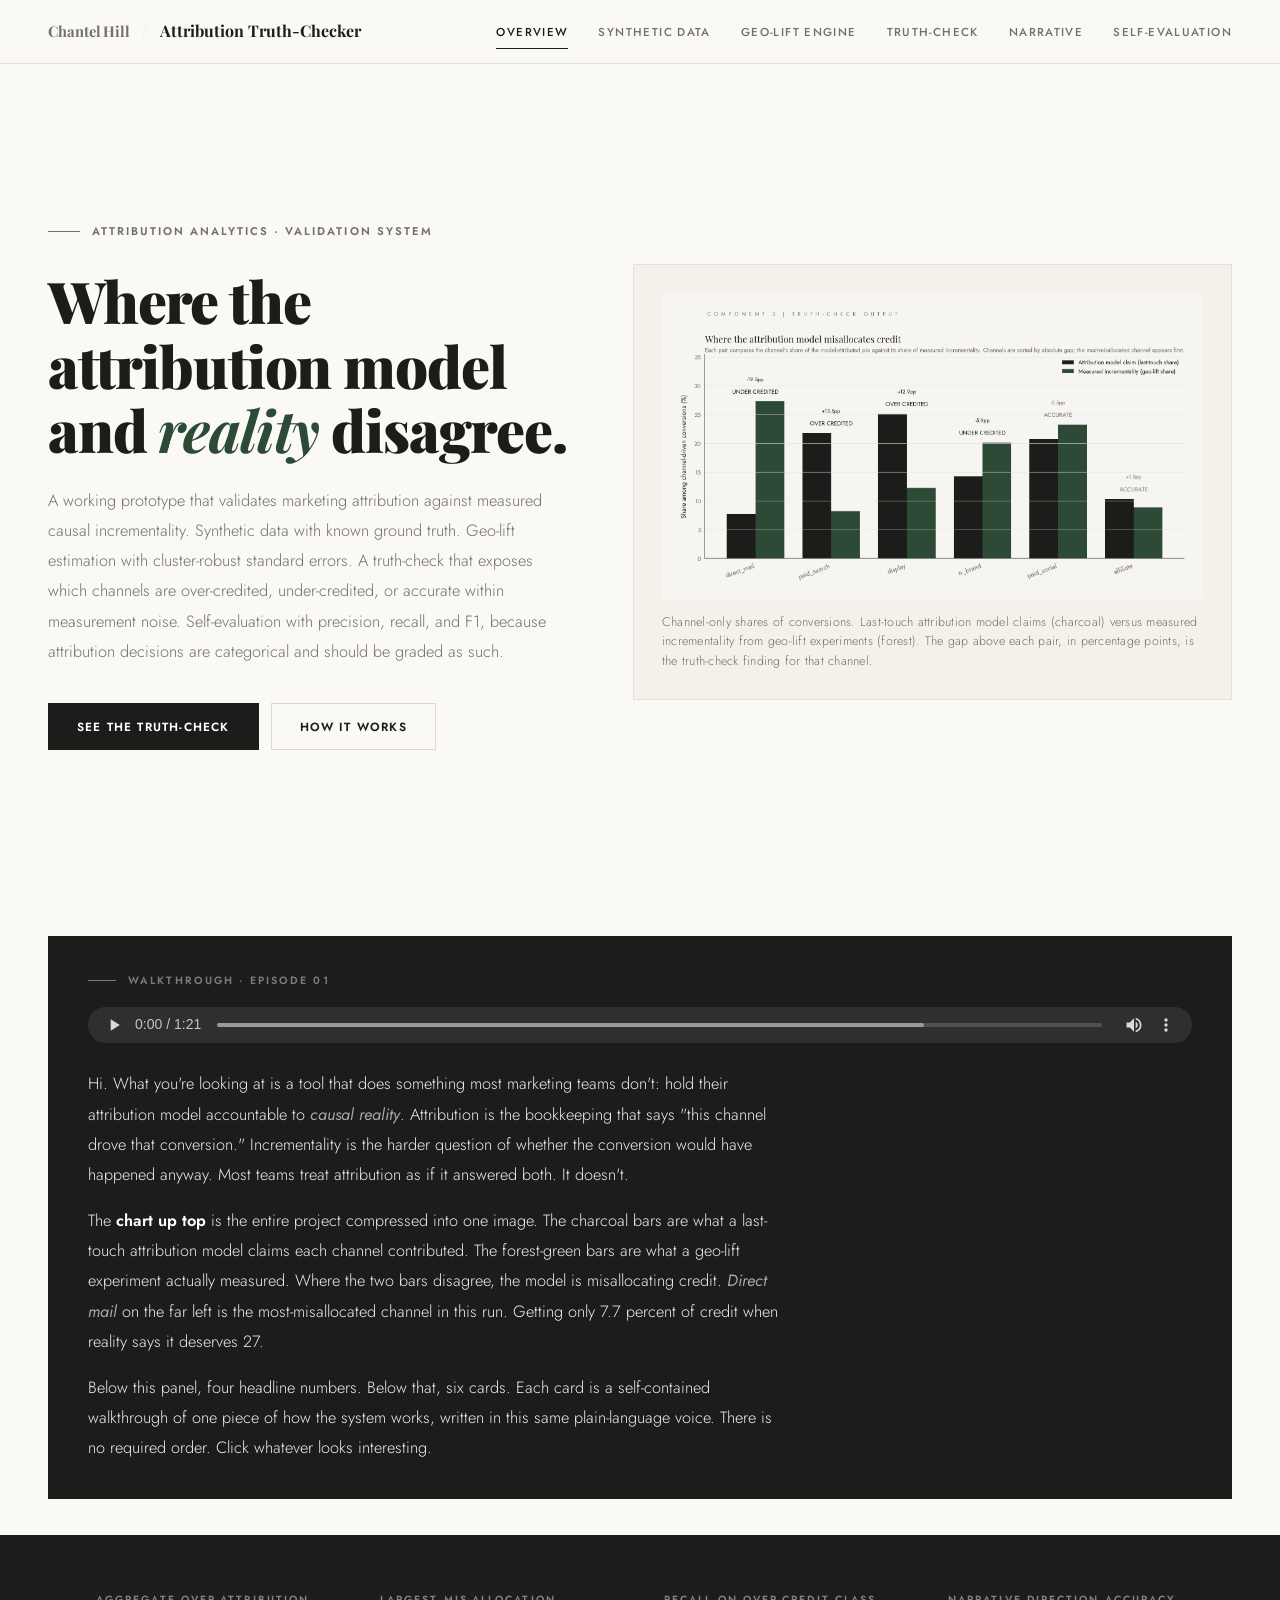
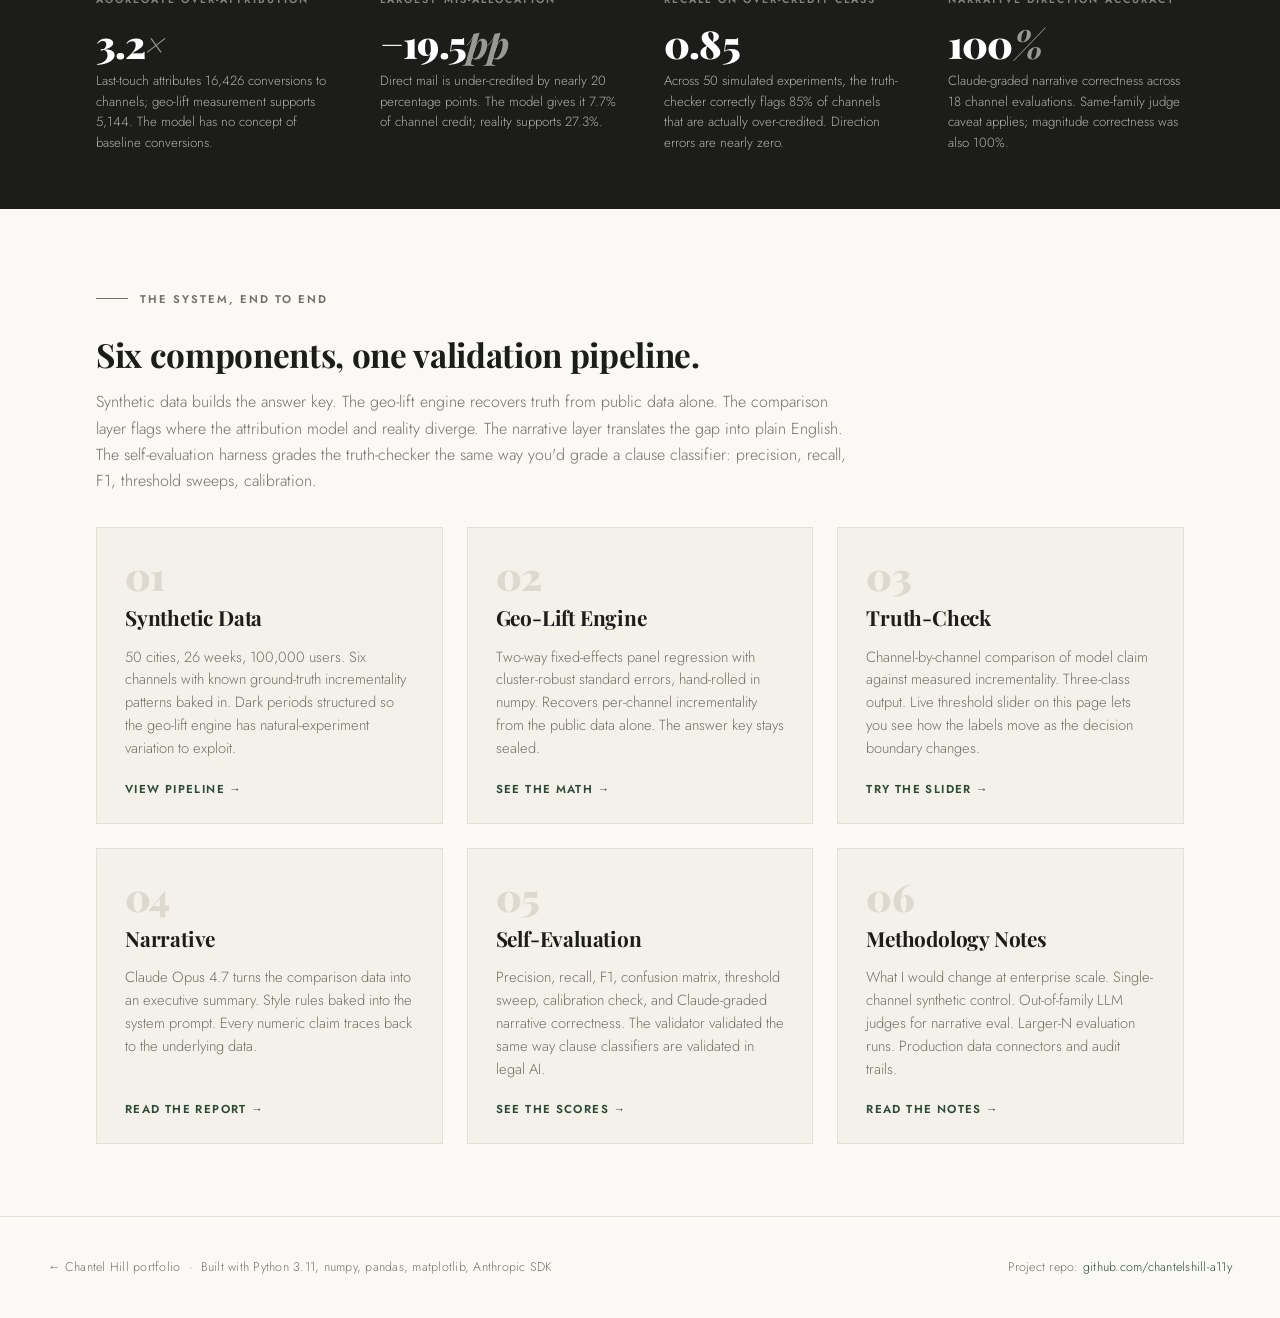
<file: site/index.html>
<!DOCTYPE html>
<html lang="en">
<head>
<meta charset="UTF-8">
<meta name="viewport" content="width=device-width, initial-scale=1.0">
<title>Attribution Truth-Checker — Chantel Hill</title>
<link href="https://fonts.googleapis.com/css2?family=Playfair+Display:ital,wght@0,400;0,700;0,900;1,400;1,700;1,900&family=Jost:wght@300;400;500;600&family=JetBrains+Mono:wght@400;500&display=swap" rel="stylesheet">
<link href="css/styles.css" rel="stylesheet">
</head>
<body>

<nav class="top">
  <div class="nav-brand">
    <a class="nav-portfolio-link" href="https://chantelhill.com">Chantel Hill</a>
    <span class="nav-separator">/</span>
    <a class="nav-logo" href="index.html">Attribution Truth-Checker</a>
  </div>
  <ul class="nav-links">
    <li><a href="index.html" class="active">Overview</a></li>
    <li><a href="synthetic-data.html">Synthetic Data</a></li>
    <li><a href="geo-lift.html">Geo-Lift Engine</a></li>
    <li><a href="truth-check.html">Truth-Check</a></li>
    <li><a href="narrative.html">Narrative</a></li>
    <li><a href="self-evaluation.html">Self-Evaluation</a></li>
  </ul>
</nav>

<main>

  <section class="hero">
    <div class="hero-content">
      <div class="eyebrow">Attribution analytics &middot; Validation system</div>
      <h1 class="hero-title">Where the attribution model and <em>reality</em> disagree.</h1>
      <p class="hero-subtitle">
        A working prototype that validates marketing attribution against measured causal incrementality.
        Synthetic data with known ground truth. Geo-lift estimation with cluster-robust standard errors.
        A truth-check that exposes which channels are over-credited, under-credited, or accurate within
        measurement noise. Self-evaluation with precision, recall, and F1, because attribution decisions
        are categorical and should be graded as such.
      </p>
      <div class="hero-actions">
        <a class="btn btn-primary" href="truth-check.html">See the truth-check</a>
        <a class="btn btn-secondary" href="synthetic-data.html">How it works</a>
      </div>
    </div>
    <figure class="hero-chart">
      <img src="charts/comparison.png" alt="Comparison chart: model claim vs measured incrementality per channel.">
      <figcaption>
        Channel-only shares of conversions. Last-touch attribution model claims (charcoal) versus measured
        incrementality from geo-lift experiments (forest). The gap above each pair, in percentage points,
        is the truth-check finding for that channel.
      </figcaption>
    </figure>
  </section>

  <section style="padding: 0;">
    <div class="container" style="padding: 0 48px;">
      <div class="walkthrough">
        <div class="walkthrough-eyebrow">Walkthrough &middot; Episode 01</div>
        <audio class="walkthrough-audio" controls preload="metadata" src="audio/walkthrough-overview.mp3">Your browser does not support audio playback.</audio>
        <p>
          Hi. What you're looking at is a tool that does something most marketing teams don't:
          hold their attribution model accountable to <em>causal reality</em>. Attribution is the
          bookkeeping that says "this channel drove that conversion." Incrementality is the
          harder question of whether the conversion would have happened anyway. Most teams
          treat attribution as if it answered both. It doesn't.
        </p>
        <p>
          The <strong>chart up top</strong> is the entire project compressed into one image.
          The charcoal bars are what a last-touch attribution model claims each channel
          contributed. The forest-green bars are what a geo-lift experiment actually measured.
          Where the two bars disagree, the model is misallocating credit. <em>Direct mail</em>
          on the far left is the most-misallocated channel in this run. Getting only 7.7
          percent of credit when reality says it deserves 27.
        </p>
        <p>
          Below this panel, four headline numbers. Below that, six cards. Each card is a
          self-contained walkthrough of one piece of how the system works, written in this
          same plain-language voice. There is no required order. Click whatever looks
          interesting.
        </p>
      </div>
    </div>
  </section>

  <section class="stats">
    <div class="container">
      <div>
        <div class="stat-eyebrow">Aggregate over-attribution</div>
        <div class="stat-value">3.2<em>&times;</em></div>
        <div class="stat-label">Last-touch attributes 16,426 conversions to channels; geo-lift measurement supports 5,144. The model has no concept of baseline conversions.</div>
      </div>
      <div>
        <div class="stat-eyebrow">Largest mis-allocation</div>
        <div class="stat-value">&minus;19.5<em>pp</em></div>
        <div class="stat-label">Direct mail is under-credited by nearly 20 percentage points. The model gives it 7.7% of channel credit; reality supports 27.3%.</div>
      </div>
      <div>
        <div class="stat-eyebrow">Recall on over-credit class</div>
        <div class="stat-value">0.85</div>
        <div class="stat-label">Across 50 simulated experiments, the truth-checker correctly flags 85% of channels that are actually over-credited. Direction errors are nearly zero.</div>
      </div>
      <div>
        <div class="stat-eyebrow">Narrative direction accuracy</div>
        <div class="stat-value">100<em>%</em></div>
        <div class="stat-label">Claude-graded narrative correctness across 18 channel evaluations. Same-family judge caveat applies; magnitude correctness was also 100%.</div>
      </div>
    </div>
  </section>

  <section>
    <div class="container">
      <div class="eyebrow">The system, end to end</div>
      <h2>Six components, one validation pipeline.</h2>
      <p class="muted" style="max-width: 760px; margin-bottom: 12px;">
        Synthetic data builds the answer key. The geo-lift engine recovers truth from public data alone.
        The comparison layer flags where the attribution model and reality diverge. The narrative layer
        translates the gap into plain English. The self-evaluation harness grades the truth-checker
        the same way you'd grade a clause classifier: precision, recall, F1, threshold sweeps, calibration.
      </p>

      <div class="cards">

        <a class="card" href="synthetic-data.html">
          <div class="num">01</div>
          <h3>Synthetic Data</h3>
          <p>50 cities, 26 weeks, 100,000 users. Six channels with known ground-truth incrementality patterns baked in. Dark periods structured so the geo-lift engine has natural-experiment variation to exploit.</p>
          <span class="card-link">View pipeline</span>
        </a>

        <a class="card" href="geo-lift.html">
          <div class="num">02</div>
          <h3>Geo-Lift Engine</h3>
          <p>Two-way fixed-effects panel regression with cluster-robust standard errors, hand-rolled in numpy. Recovers per-channel incrementality from the public data alone. The answer key stays sealed.</p>
          <span class="card-link">See the math</span>
        </a>

        <a class="card" href="truth-check.html">
          <div class="num">03</div>
          <h3>Truth-Check</h3>
          <p>Channel-by-channel comparison of model claim against measured incrementality. Three-class output. Live threshold slider on this page lets you see how the labels move as the decision boundary changes.</p>
          <span class="card-link">Try the slider</span>
        </a>

        <a class="card" href="narrative.html">
          <div class="num">04</div>
          <h3>Narrative</h3>
          <p>Claude Opus 4.7 turns the comparison data into an executive summary. Style rules baked into the system prompt. Every numeric claim traces back to the underlying data.</p>
          <span class="card-link">Read the report</span>
        </a>

        <a class="card" href="self-evaluation.html">
          <div class="num">05</div>
          <h3>Self-Evaluation</h3>
          <p>Precision, recall, F1, confusion matrix, threshold sweep, calibration check, and Claude-graded narrative correctness. The validator validated the same way clause classifiers are validated in legal AI.</p>
          <span class="card-link">See the scores</span>
        </a>

        <a class="card" href="self-evaluation.html#methodology">
          <div class="num">06</div>
          <h3>Methodology Notes</h3>
          <p>What I would change at enterprise scale. Single-channel synthetic control. Out-of-family LLM judges for narrative eval. Larger-N evaluation runs. Production data connectors and audit trails.</p>
          <span class="card-link">Read the notes</span>
        </a>

      </div>
    </div>
  </section>

</main>

<footer>
  <div>
    <a href="https://chantelhill.com" style="border-bottom: none; color: var(--mid);">&larr; Chantel Hill portfolio</a>
    &nbsp;&middot;&nbsp; Built with Python 3.11, numpy, pandas, matplotlib, Anthropic SDK
  </div>
  <div>Project repo: <a href="https://github.com/chantelshill-a11y/attribution-truth-checker">github.com/chantelshill-a11y</a></div>
</footer>

</body>
</html>
</file>
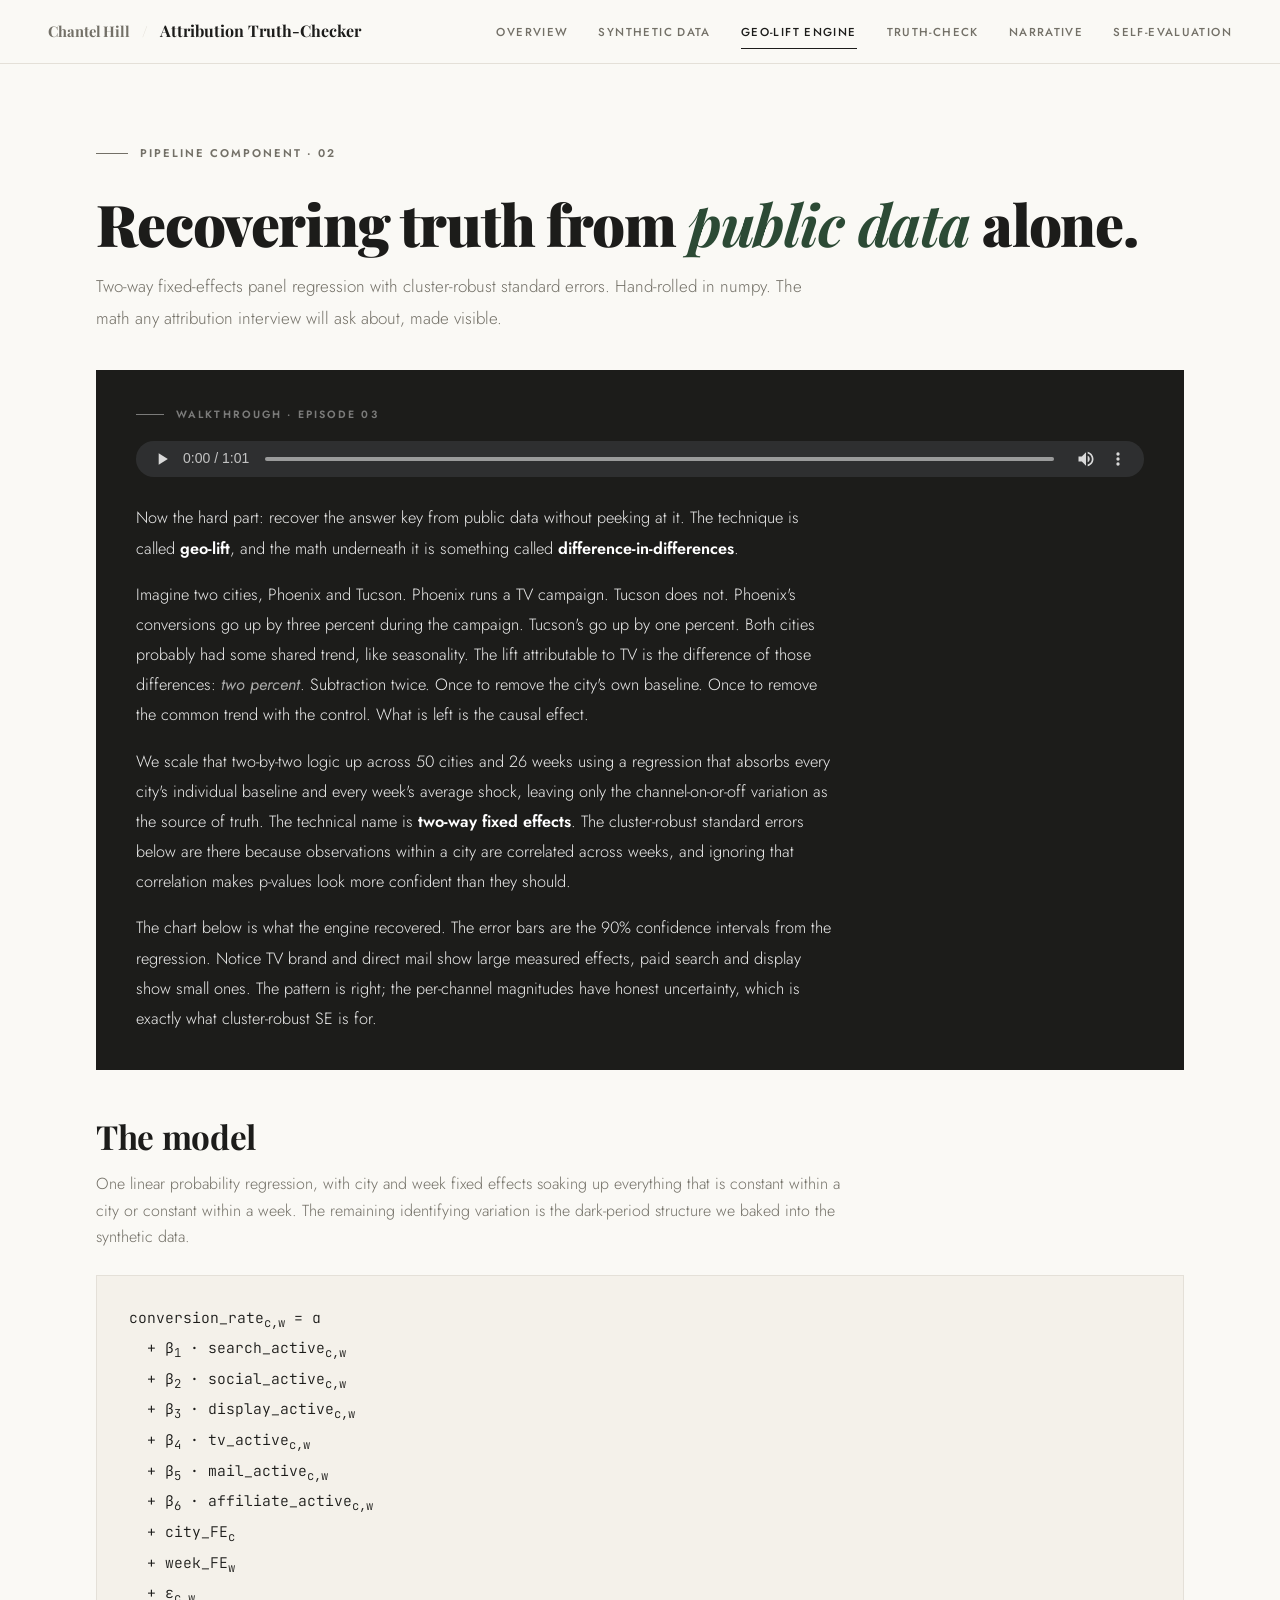
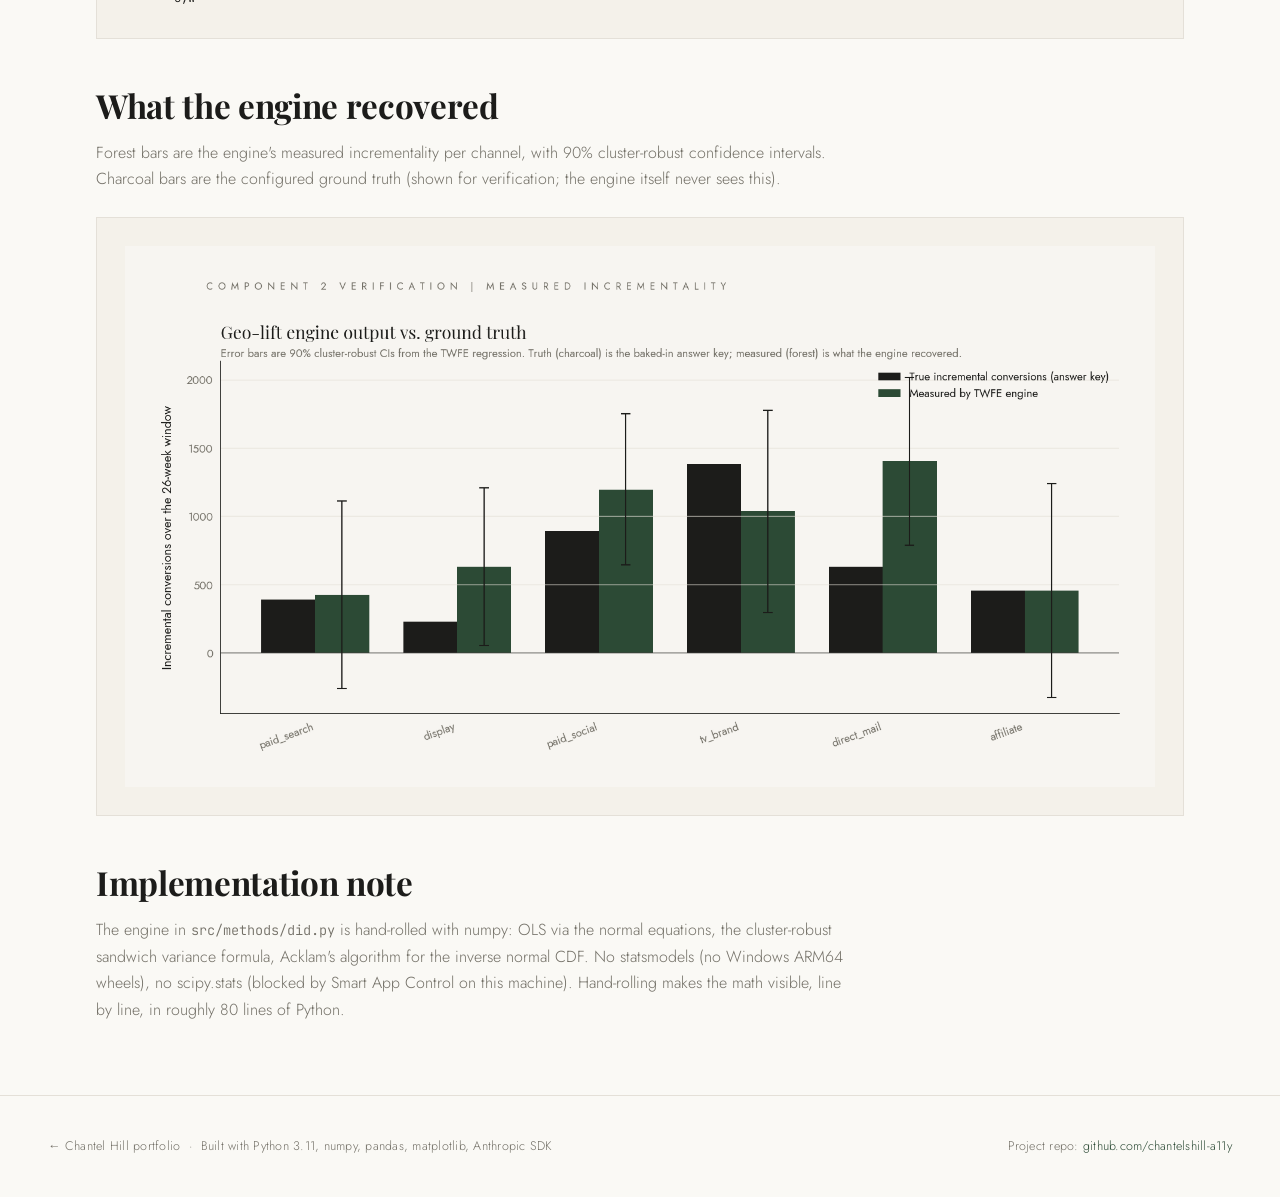
<file: site/geo-lift.html>
<!DOCTYPE html>
<html lang="en">
<head>
<meta charset="UTF-8">
<meta name="viewport" content="width=device-width, initial-scale=1.0">
<title>Geo-Lift Engine &mdash; Attribution Truth-Checker</title>
<link href="https://fonts.googleapis.com/css2?family=Playfair+Display:ital,wght@0,400;0,700;0,900;1,400;1,700;1,900&family=Jost:wght@300;400;500;600&family=JetBrains+Mono:wght@400;500&display=swap" rel="stylesheet">
<link href="css/styles.css" rel="stylesheet">
</head>
<body>

<nav class="top">
  <div class="nav-brand">
    <a class="nav-portfolio-link" href="https://chantelhill.com">Chantel Hill</a>
    <span class="nav-separator">/</span>
    <a class="nav-logo" href="index.html">Attribution Truth-Checker</a>
  </div>
  <ul class="nav-links">
    <li><a href="index.html">Overview</a></li>
    <li><a href="synthetic-data.html">Synthetic Data</a></li>
    <li><a href="geo-lift.html" class="active">Geo-Lift Engine</a></li>
    <li><a href="truth-check.html">Truth-Check</a></li>
    <li><a href="narrative.html">Narrative</a></li>
    <li><a href="self-evaluation.html">Self-Evaluation</a></li>
  </ul>
</nav>

<main>
  <section>
    <div class="container">
      <div class="eyebrow">Pipeline component &middot; 02</div>
      <h1>Recovering truth from <em>public data</em> alone.</h1>
      <p style="max-width: 720px; font-size: 1.06rem; line-height: 1.85; color: var(--mid); margin-top: 16px;">
        Two-way fixed-effects panel regression with cluster-robust standard errors. Hand-rolled in numpy.
        The math any attribution interview will ask about, made visible.
      </p>

      <div class="walkthrough">
        <div class="walkthrough-eyebrow">Walkthrough &middot; Episode 03</div>
        <audio class="walkthrough-audio" controls preload="metadata" src="audio/walkthrough-geo-lift.mp3">Your browser does not support audio playback.</audio>
        <p>
          Now the hard part: recover the answer key from public data without peeking at it. The
          technique is called <strong>geo-lift</strong>, and the math underneath it is something
          called <strong>difference-in-differences</strong>.
        </p>
        <p>
          Imagine two cities, Phoenix and Tucson. Phoenix runs a TV campaign. Tucson does not.
          Phoenix's conversions go up by three percent during the campaign. Tucson's go up by
          one percent. Both cities probably had some shared trend, like seasonality. The lift
          attributable to TV is the difference of those differences: <em>two percent</em>.
          Subtraction twice. Once to remove the city's own baseline. Once to remove the
          common trend with the control. What is left is the causal effect.
        </p>
        <p>
          We scale that two-by-two logic up across 50 cities and 26 weeks using a regression that
          absorbs every city's individual baseline and every week's average shock, leaving only
          the channel-on-or-off variation as the source of truth. The technical name is
          <strong>two-way fixed effects</strong>. The cluster-robust standard errors below are
          there because observations within a city are correlated across weeks, and ignoring
          that correlation makes p-values look more confident than they should.
        </p>
        <p>
          The chart below is what the engine recovered. The error bars are the 90% confidence
          intervals from the regression. Notice TV brand and direct mail show large measured
          effects, paid search and display show small ones. The pattern is right; the per-channel
          magnitudes have honest uncertainty, which is exactly what cluster-robust SE is for.
        </p>
      </div>

      <div style="margin-top: 48px;">
        <h2>The model</h2>
        <p class="muted" style="max-width: 760px;">
          One linear probability regression, with city and week fixed effects soaking up everything that
          is constant within a city or constant within a week. The remaining identifying variation is
          the dark-period structure we baked into the synthetic data.
        </p>
        <figure class="chart" style="background: var(--paper); padding: 28px 32px; font-family: 'JetBrains Mono', monospace; font-size: 0.92rem; color: var(--charcoal); line-height: 1.85;">
conversion_rate<sub>c,w</sub> = &alpha;<br>
&nbsp;&nbsp;+ &beta;<sub>1</sub> &middot; search_active<sub>c,w</sub><br>
&nbsp;&nbsp;+ &beta;<sub>2</sub> &middot; social_active<sub>c,w</sub><br>
&nbsp;&nbsp;+ &beta;<sub>3</sub> &middot; display_active<sub>c,w</sub><br>
&nbsp;&nbsp;+ &beta;<sub>4</sub> &middot; tv_active<sub>c,w</sub><br>
&nbsp;&nbsp;+ &beta;<sub>5</sub> &middot; mail_active<sub>c,w</sub><br>
&nbsp;&nbsp;+ &beta;<sub>6</sub> &middot; affiliate_active<sub>c,w</sub><br>
&nbsp;&nbsp;+ city_FE<sub>c</sub><br>
&nbsp;&nbsp;+ week_FE<sub>w</sub><br>
&nbsp;&nbsp;+ &epsilon;<sub>c,w</sub>
        </figure>
      </div>

      <div style="margin-top: 48px;">
        <h2>What the engine recovered</h2>
        <p class="muted" style="max-width: 760px;">
          Forest bars are the engine's measured incrementality per channel, with 90% cluster-robust
          confidence intervals. Charcoal bars are the configured ground truth (shown for verification;
          the engine itself never sees this).
        </p>
        <figure class="chart">
          <img src="charts/geolift_measured_vs_true.png" alt="Bar chart with error bars showing measured incrementality per channel against ground truth.">
        </figure>
      </div>

      <div style="margin-top: 48px;">
        <h2>Implementation note</h2>
        <p class="muted" style="max-width: 760px;">
          The engine in <span class="mono">src/methods/did.py</span> is hand-rolled with numpy:
          OLS via the normal equations, the cluster-robust sandwich variance formula, Acklam's
          algorithm for the inverse normal CDF. No statsmodels (no Windows ARM64 wheels), no
          scipy.stats (blocked by Smart App Control on this machine). Hand-rolling makes the
          math visible, line by line, in roughly 80 lines of Python.
        </p>
      </div>

    </div>
  </section>
</main>

<footer>
  <div>
    <a href="https://chantelhill.com" style="border-bottom: none; color: var(--mid);">&larr; Chantel Hill portfolio</a>
    &nbsp;&middot;&nbsp; Built with Python 3.11, numpy, pandas, matplotlib, Anthropic SDK
  </div>
  <div>Project repo: <a href="https://github.com/chantelshill-a11y/attribution-truth-checker">github.com/chantelshill-a11y</a></div>
</footer>

</body>
</html>
</file>
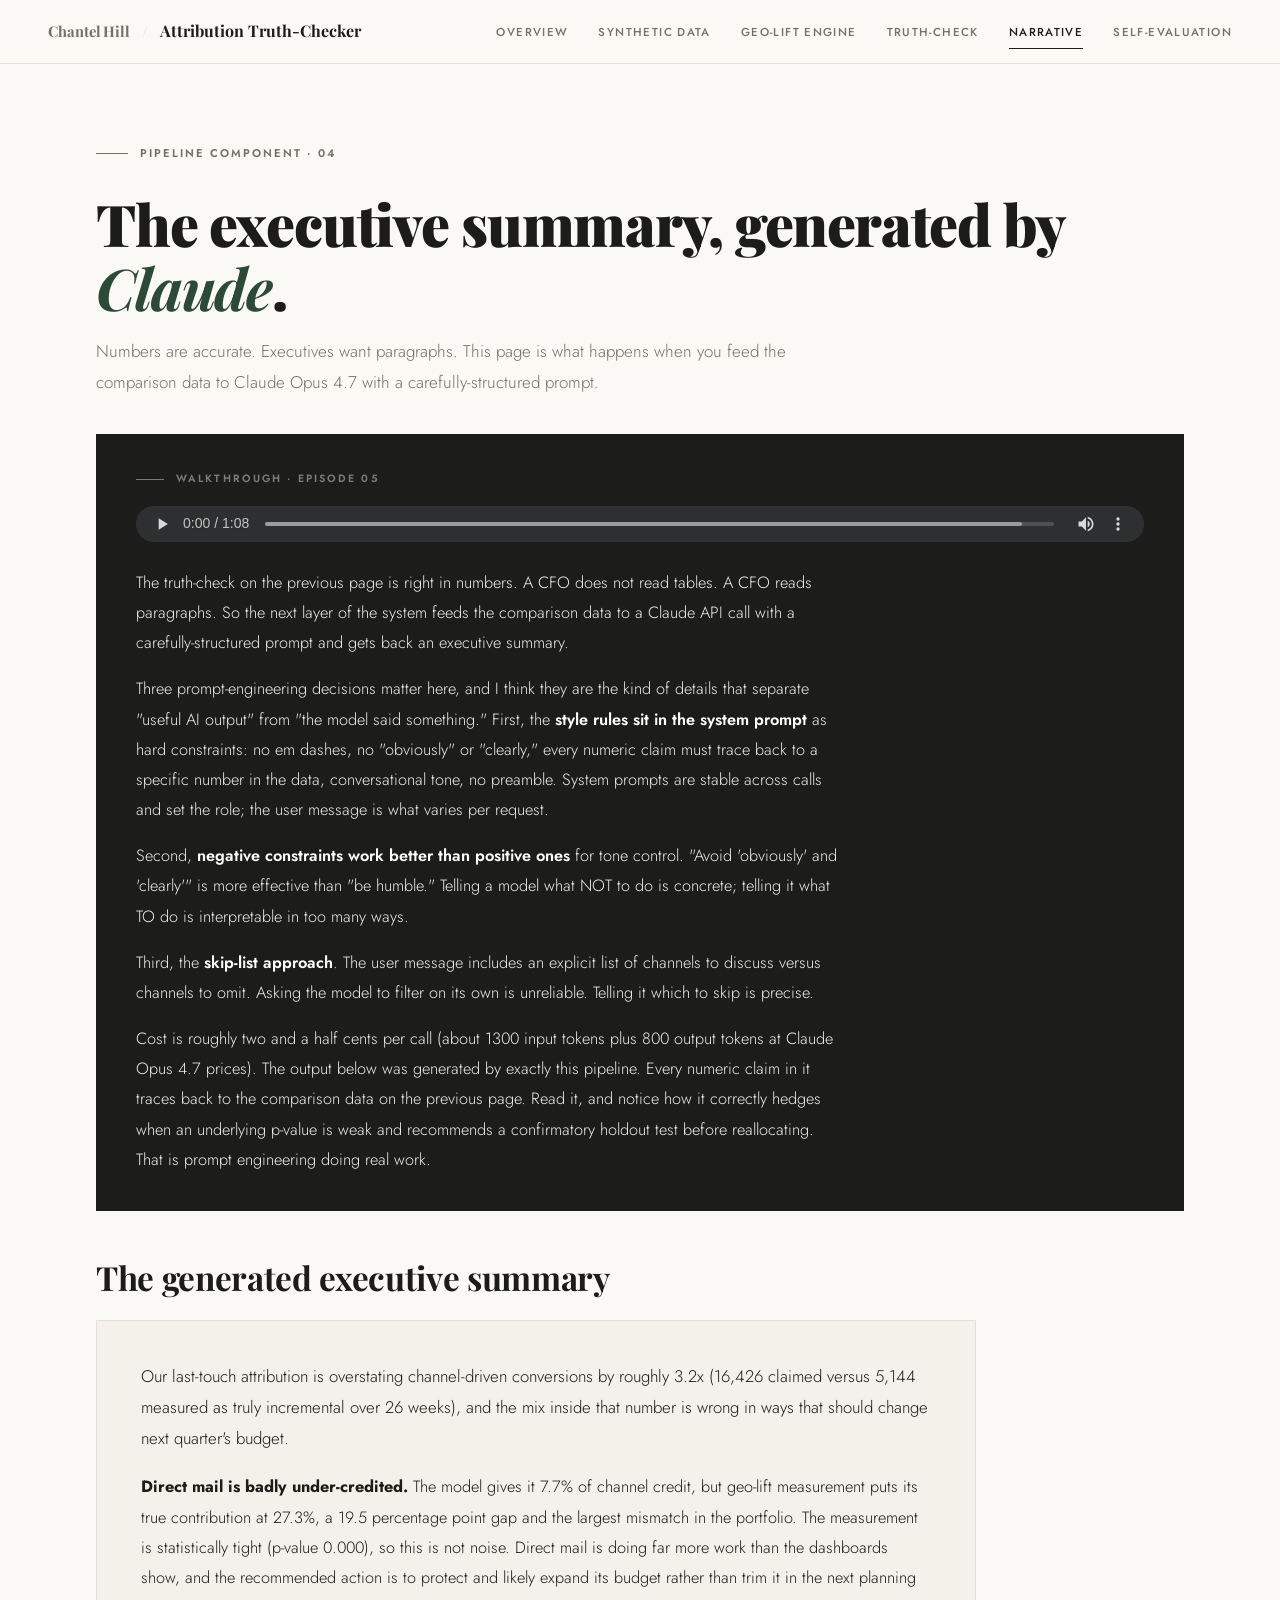
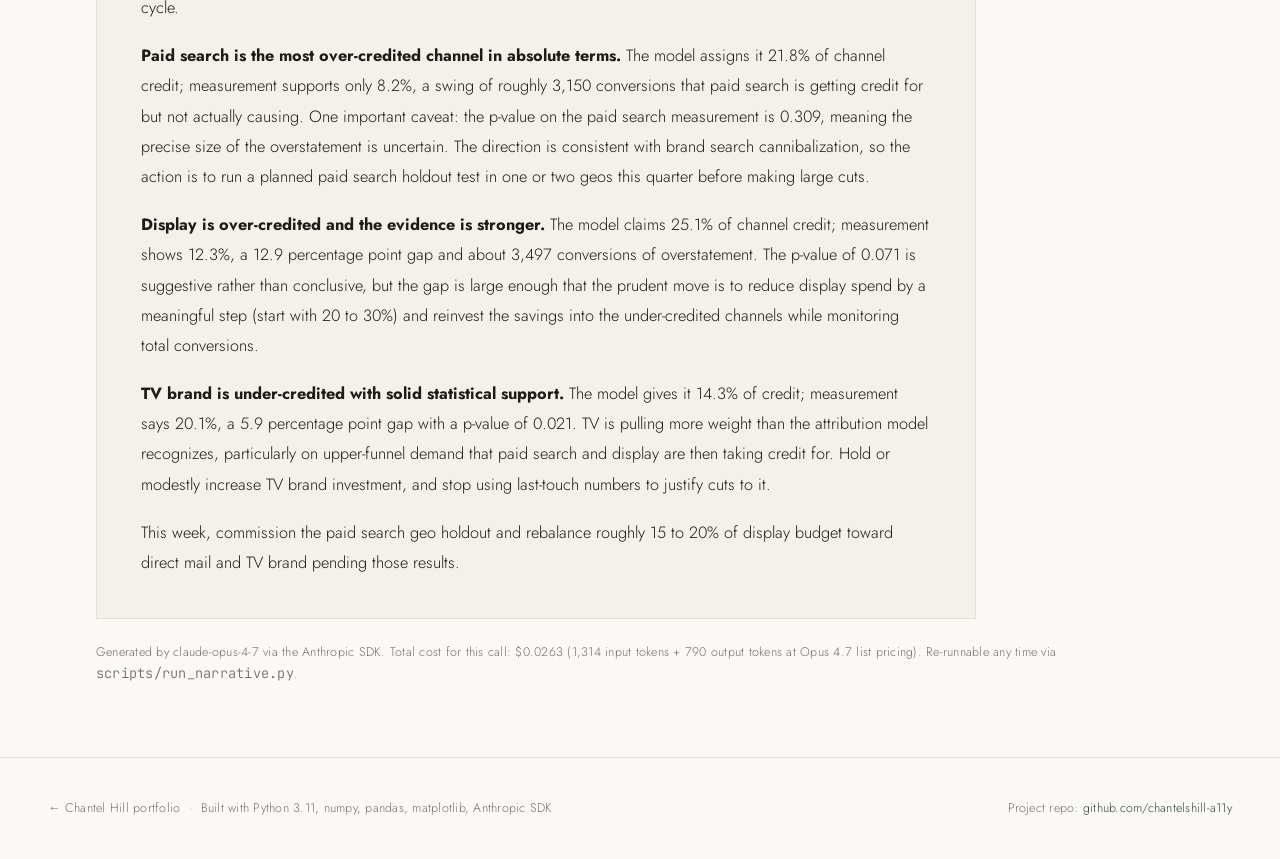
<file: site/narrative.html>
<!DOCTYPE html>
<html lang="en">
<head>
<meta charset="UTF-8">
<meta name="viewport" content="width=device-width, initial-scale=1.0">
<title>Narrative &mdash; Attribution Truth-Checker</title>
<link href="https://fonts.googleapis.com/css2?family=Playfair+Display:ital,wght@0,400;0,700;0,900;1,400;1,700;1,900&family=Jost:wght@300;400;500;600&family=JetBrains+Mono:wght@400;500&display=swap" rel="stylesheet">
<link href="css/styles.css" rel="stylesheet">
</head>
<body>

<nav class="top">
  <div class="nav-brand">
    <a class="nav-portfolio-link" href="https://chantelhill.com">Chantel Hill</a>
    <span class="nav-separator">/</span>
    <a class="nav-logo" href="index.html">Attribution Truth-Checker</a>
  </div>
  <ul class="nav-links">
    <li><a href="index.html">Overview</a></li>
    <li><a href="synthetic-data.html">Synthetic Data</a></li>
    <li><a href="geo-lift.html">Geo-Lift Engine</a></li>
    <li><a href="truth-check.html">Truth-Check</a></li>
    <li><a href="narrative.html" class="active">Narrative</a></li>
    <li><a href="self-evaluation.html">Self-Evaluation</a></li>
  </ul>
</nav>

<main>
  <section>
    <div class="container">
      <div class="eyebrow">Pipeline component &middot; 04</div>
      <h1>The executive summary, generated by <em>Claude</em>.</h1>
      <p style="max-width: 720px; font-size: 1.06rem; line-height: 1.85; color: var(--mid); margin-top: 16px;">
        Numbers are accurate. Executives want paragraphs. This page is what happens when you feed
        the comparison data to Claude Opus 4.7 with a carefully-structured prompt.
      </p>

      <div class="walkthrough">
        <div class="walkthrough-eyebrow">Walkthrough &middot; Episode 05</div>
        <audio class="walkthrough-audio" controls preload="metadata" src="audio/walkthrough-narrative.mp3">Your browser does not support audio playback.</audio>
        <p>
          The truth-check on the previous page is right in numbers. A CFO does not read tables.
          A CFO reads paragraphs. So the next layer of the system feeds the comparison data to
          a Claude API call with a carefully-structured prompt and gets back an executive summary.
        </p>
        <p>
          Three prompt-engineering decisions matter here, and I think they are the kind of details
          that separate "useful AI output" from "the model said something." First, the
          <strong>style rules sit in the system prompt</strong> as hard constraints: no em dashes,
          no "obviously" or "clearly," every numeric claim must trace back to a specific number in
          the data, conversational tone, no preamble. System prompts are stable across calls and
          set the role; the user message is what varies per request.
        </p>
        <p>
          Second, <strong>negative constraints work better than positive ones</strong> for tone
          control. "Avoid 'obviously' and 'clearly'" is more effective than "be humble." Telling
          a model what NOT to do is concrete; telling it what TO do is interpretable in too many
          ways.
        </p>
        <p>
          Third, the <strong>skip-list approach</strong>. The user message includes an explicit
          list of channels to discuss versus channels to omit. Asking the model to filter on its
          own is unreliable. Telling it which to skip is precise.
        </p>
        <p>
          Cost is roughly two and a half cents per call (about 1300 input tokens plus 800 output
          tokens at Claude Opus 4.7 prices). The output below was generated by exactly this
          pipeline. Every numeric claim in it traces back to the comparison data on the previous
          page. Read it, and notice how it correctly hedges when an underlying p-value is weak
          and recommends a confirmatory holdout test before reallocating. That is prompt
          engineering doing real work.
        </p>
      </div>

      <h2 style="margin-top: 48px;">The generated executive summary</h2>
      <div style="background: var(--paper); padding: 40px 44px; border: 1px solid var(--rule); margin: 24px 0; max-width: 880px;">
        <p style="font-size: 1.05rem; line-height: 1.85; color: var(--charcoal); font-weight: 300;">
          Our last-touch attribution is overstating channel-driven conversions by roughly
          3.2x (16,426 claimed versus 5,144 measured as truly incremental over 26 weeks),
          and the mix inside that number is wrong in ways that should change next quarter's
          budget.
        </p>
        <p style="font-size: 1.02rem; line-height: 1.85; color: var(--charcoal); font-weight: 300; margin-top: 18px;">
          <strong>Direct mail is badly under-credited.</strong> The model gives it 7.7% of channel
          credit, but geo-lift measurement puts its true contribution at 27.3%, a 19.5 percentage
          point gap and the largest mismatch in the portfolio. The measurement is statistically
          tight (p-value 0.000), so this is not noise. Direct mail is doing far more work than
          the dashboards show, and the recommended action is to protect and likely expand its
          budget rather than trim it in the next planning cycle.
        </p>
        <p style="font-size: 1.02rem; line-height: 1.85; color: var(--charcoal); font-weight: 300; margin-top: 18px;">
          <strong>Paid search is the most over-credited channel in absolute terms.</strong> The
          model assigns it 21.8% of channel credit; measurement supports only 8.2%, a swing of
          roughly 3,150 conversions that paid search is getting credit for but not actually
          causing. One important caveat: the p-value on the paid search measurement is 0.309,
          meaning the precise size of the overstatement is uncertain. The direction is consistent
          with brand search cannibalization, so the action is to run a planned paid search
          holdout test in one or two geos this quarter before making large cuts.
        </p>
        <p style="font-size: 1.02rem; line-height: 1.85; color: var(--charcoal); font-weight: 300; margin-top: 18px;">
          <strong>Display is over-credited and the evidence is stronger.</strong> The model claims
          25.1% of channel credit; measurement shows 12.3%, a 12.9 percentage point gap and about
          3,497 conversions of overstatement. The p-value of 0.071 is suggestive rather than
          conclusive, but the gap is large enough that the prudent move is to reduce display
          spend by a meaningful step (start with 20 to 30%) and reinvest the savings into the
          under-credited channels while monitoring total conversions.
        </p>
        <p style="font-size: 1.02rem; line-height: 1.85; color: var(--charcoal); font-weight: 300; margin-top: 18px;">
          <strong>TV brand is under-credited with solid statistical support.</strong> The model
          gives it 14.3% of credit; measurement says 20.1%, a 5.9 percentage point gap with a
          p-value of 0.021. TV is pulling more weight than the attribution model recognizes,
          particularly on upper-funnel demand that paid search and display are then taking
          credit for. Hold or modestly increase TV brand investment, and stop using last-touch
          numbers to justify cuts to it.
        </p>
        <p style="font-size: 1.02rem; line-height: 1.85; color: var(--charcoal); font-weight: 300; margin-top: 18px;">
          This week, commission the paid search geo holdout and rebalance roughly 15 to 20%
          of display budget toward direct mail and TV brand pending those results.
        </p>
      </div>

      <p class="caption">
        Generated by claude-opus-4-7 via the Anthropic SDK. Total cost for this call: $0.0263
        (1,314 input tokens + 790 output tokens at Opus 4.7 list pricing). Re-runnable any time
        via <span class="mono">scripts/run_narrative.py</span>.
      </p>

    </div>
  </section>
</main>

<footer>
  <div>
    <a href="https://chantelhill.com" style="border-bottom: none; color: var(--mid);">&larr; Chantel Hill portfolio</a>
    &nbsp;&middot;&nbsp; Built with Python 3.11, numpy, pandas, matplotlib, Anthropic SDK
  </div>
  <div>Project repo: <a href="https://github.com/chantelshill-a11y/attribution-truth-checker">github.com/chantelshill-a11y</a></div>
</footer>

</body>
</html>
</file>
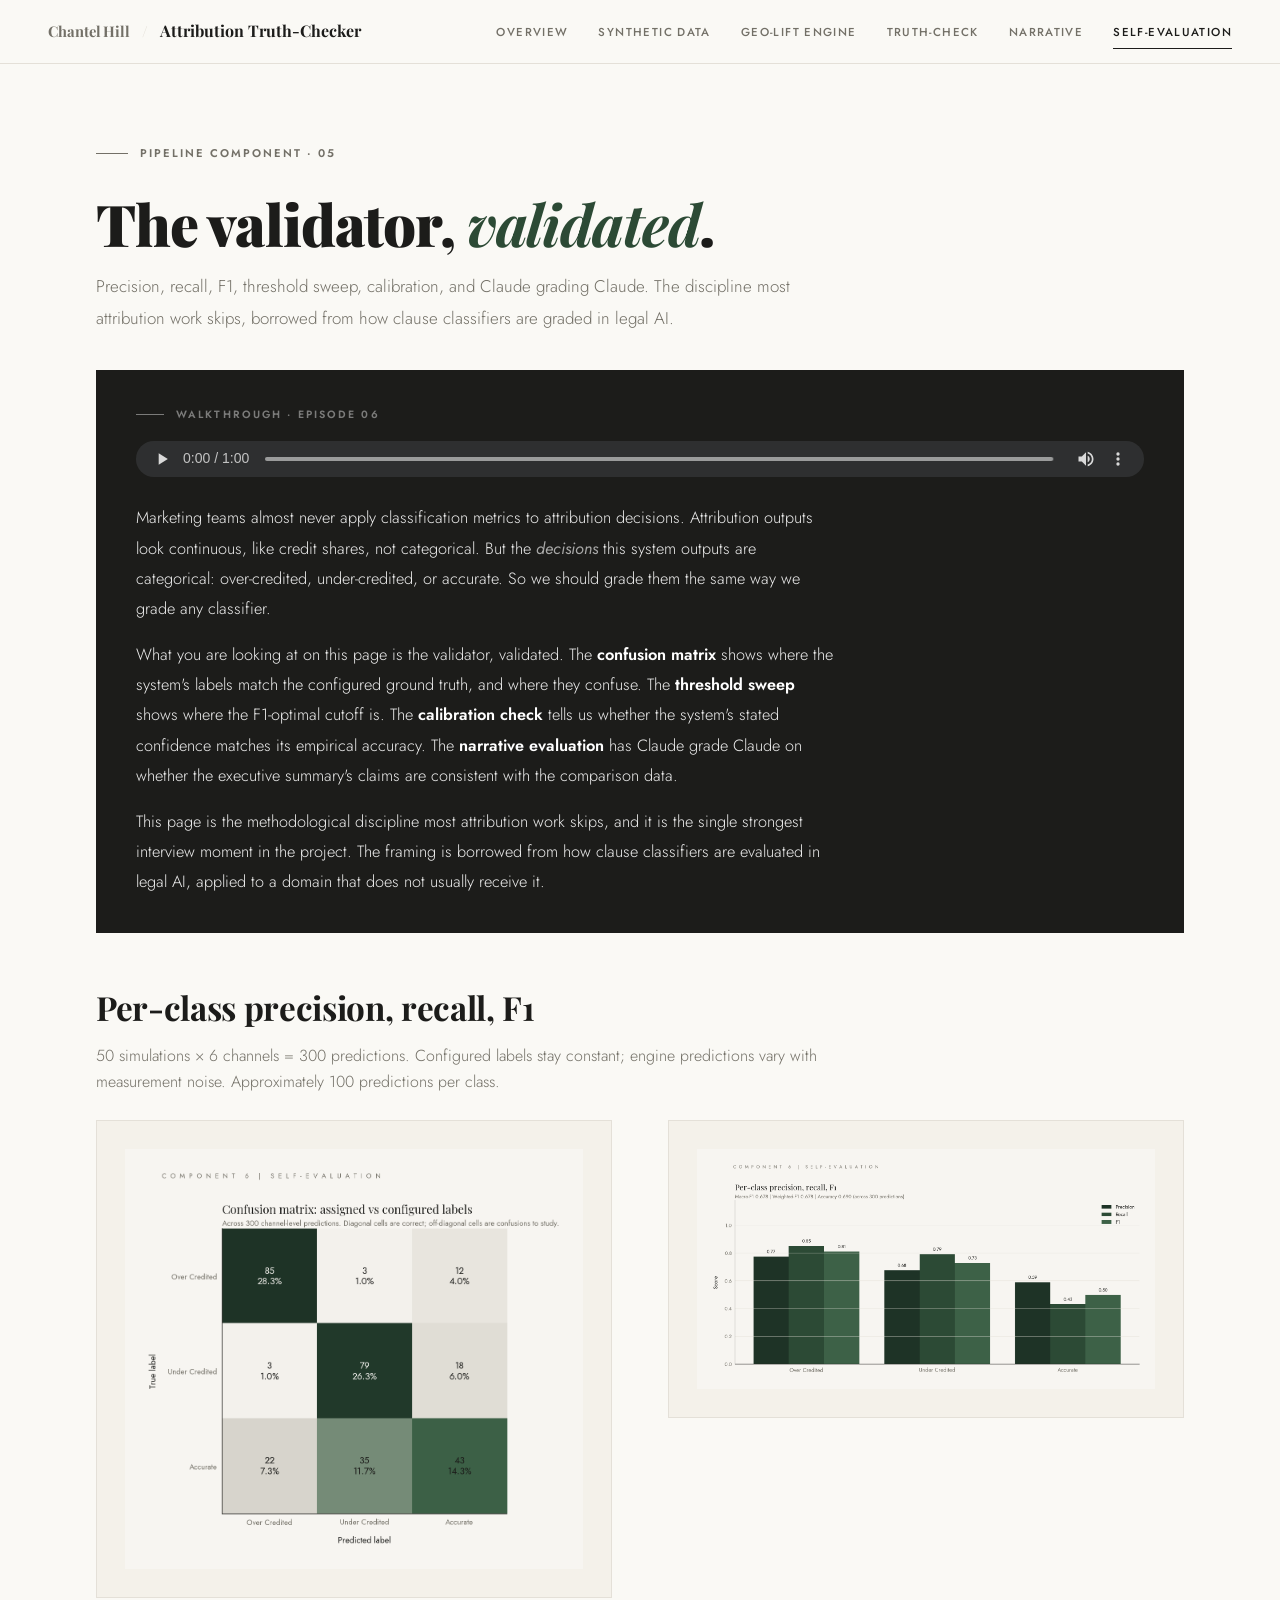
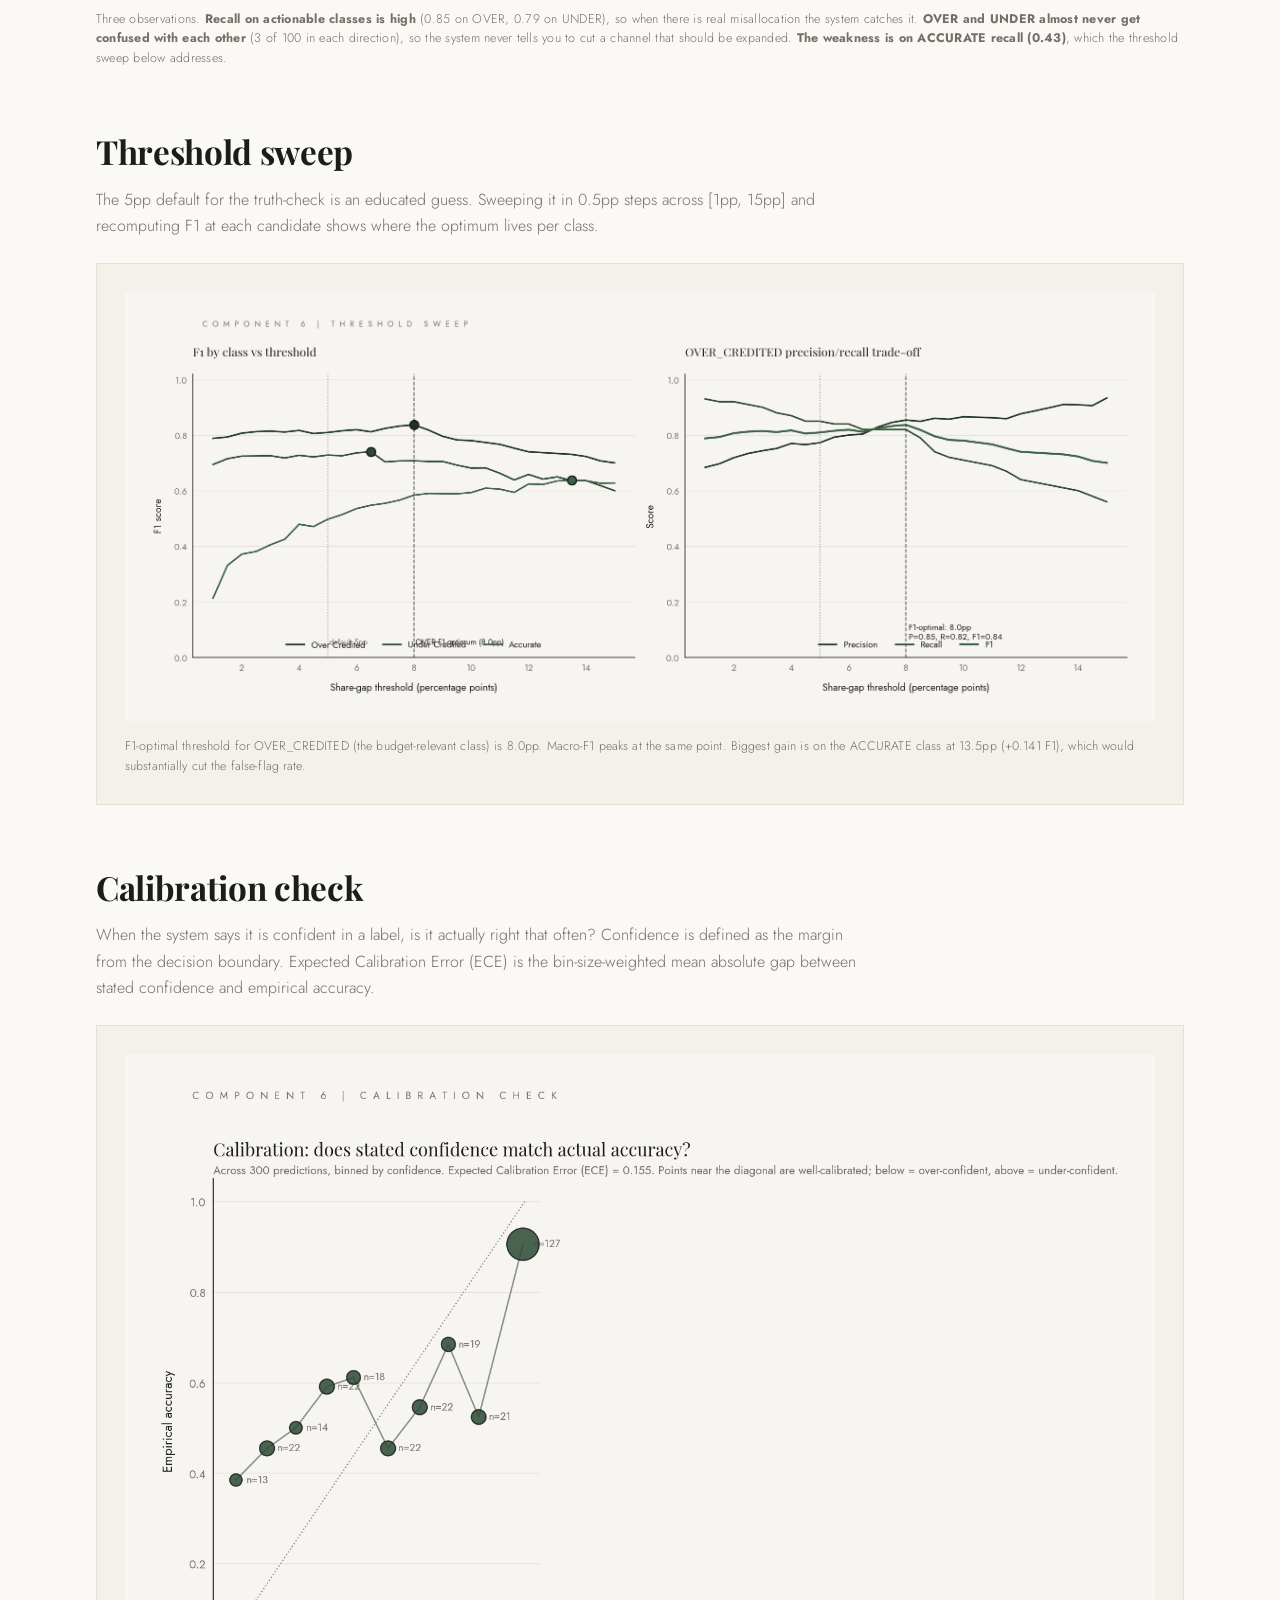
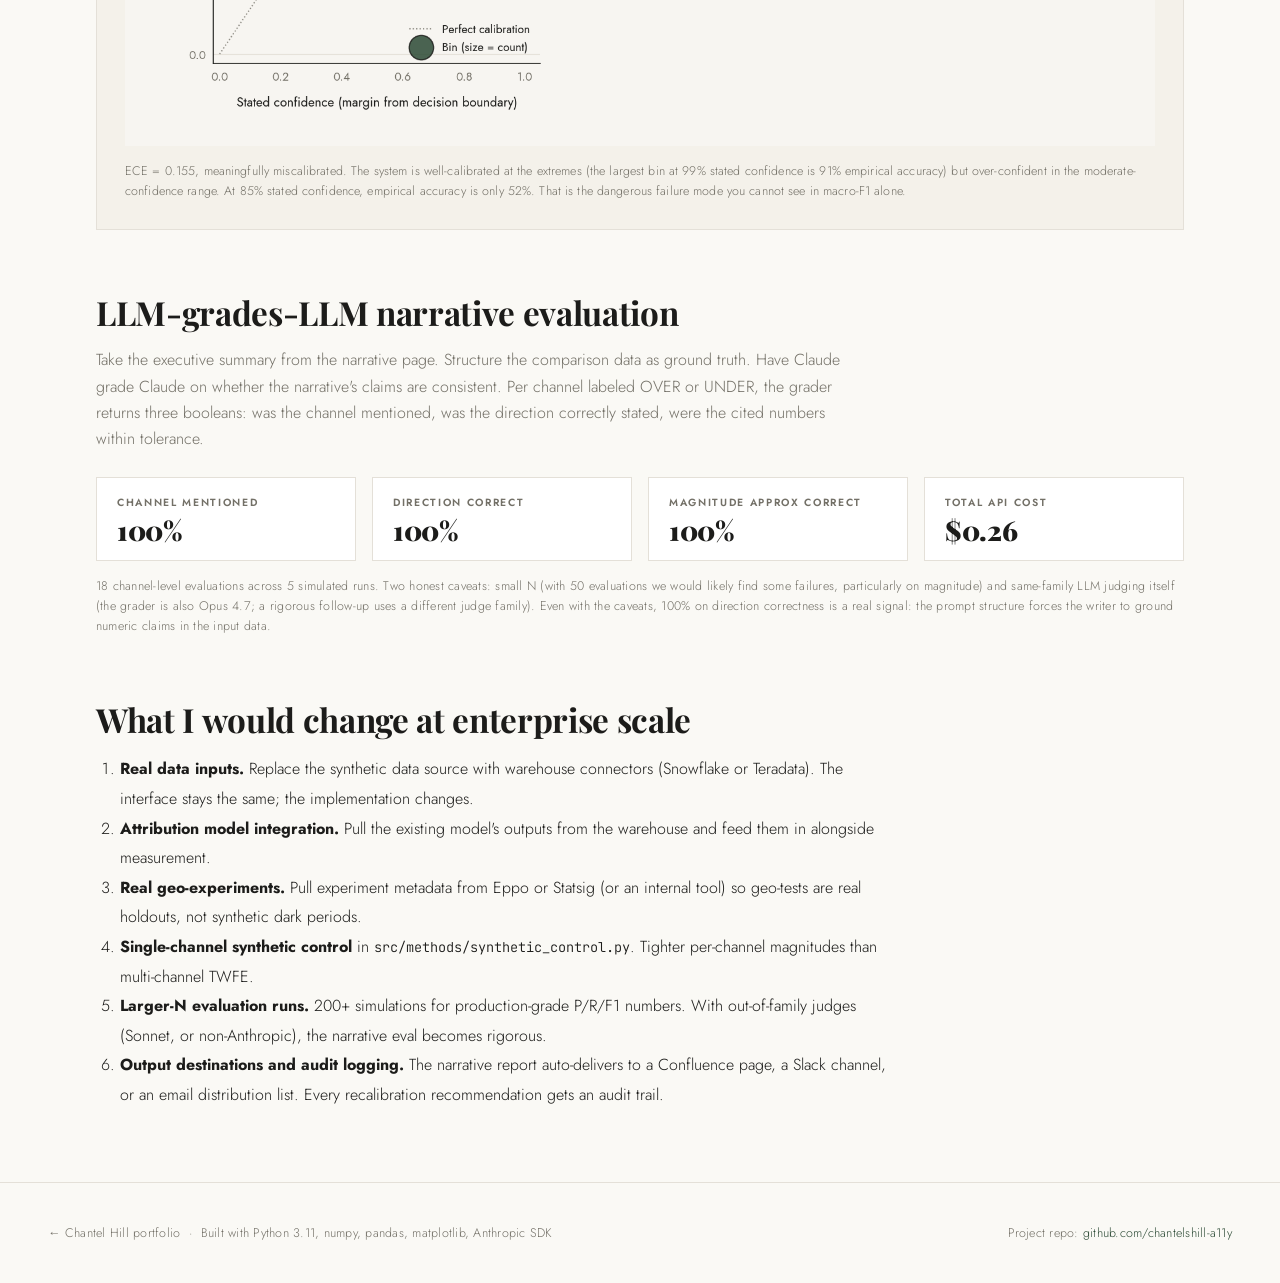
<file: site/self-evaluation.html>
<!DOCTYPE html>
<html lang="en">
<head>
<meta charset="UTF-8">
<meta name="viewport" content="width=device-width, initial-scale=1.0">
<title>Self-Evaluation &mdash; Attribution Truth-Checker</title>
<link href="https://fonts.googleapis.com/css2?family=Playfair+Display:ital,wght@0,400;0,700;0,900;1,400;1,700;1,900&family=Jost:wght@300;400;500;600&family=JetBrains+Mono:wght@400;500&display=swap" rel="stylesheet">
<link href="css/styles.css" rel="stylesheet">
</head>
<body>

<nav class="top">
  <div class="nav-brand">
    <a class="nav-portfolio-link" href="https://chantelhill.com">Chantel Hill</a>
    <span class="nav-separator">/</span>
    <a class="nav-logo" href="index.html">Attribution Truth-Checker</a>
  </div>
  <ul class="nav-links">
    <li><a href="index.html">Overview</a></li>
    <li><a href="synthetic-data.html">Synthetic Data</a></li>
    <li><a href="geo-lift.html">Geo-Lift Engine</a></li>
    <li><a href="truth-check.html">Truth-Check</a></li>
    <li><a href="narrative.html">Narrative</a></li>
    <li><a href="self-evaluation.html" class="active">Self-Evaluation</a></li>
  </ul>
</nav>

<main>
  <section>
    <div class="container">
      <div class="eyebrow">Pipeline component &middot; 05</div>
      <h1>The validator, <em>validated</em>.</h1>
      <p style="max-width: 720px; font-size: 1.06rem; line-height: 1.85; color: var(--mid); margin-top: 16px;">
        Precision, recall, F1, threshold sweep, calibration, and Claude grading Claude. The discipline
        most attribution work skips, borrowed from how clause classifiers are graded in legal AI.
      </p>

      <div class="walkthrough">
        <div class="walkthrough-eyebrow">Walkthrough &middot; Episode 06</div>
        <audio class="walkthrough-audio" controls preload="metadata" src="audio/walkthrough-self-evaluation.mp3">Your browser does not support audio playback.</audio>
        <p>
          Marketing teams almost never apply classification metrics to attribution decisions.
          Attribution outputs look continuous, like credit shares, not categorical. But the
          <em>decisions</em> this system outputs are categorical: over-credited, under-credited,
          or accurate. So we should grade them the same way we grade any classifier.
        </p>
        <p>
          What you are looking at on this page is the validator, validated. The
          <strong>confusion matrix</strong> shows where the system's labels match the configured
          ground truth, and where they confuse. The <strong>threshold sweep</strong> shows where
          the F1-optimal cutoff is. The <strong>calibration check</strong> tells us whether the
          system's stated confidence matches its empirical accuracy. The
          <strong>narrative evaluation</strong> has Claude grade Claude on whether the executive
          summary's claims are consistent with the comparison data.
        </p>
        <p>
          This page is the methodological discipline most attribution work skips, and it is the
          single strongest interview moment in the project. The framing is borrowed from how
          clause classifiers are evaluated in legal AI, applied to a domain that does not
          usually receive it.
        </p>
      </div>

      <h2 style="margin-top: 56px;">Per-class precision, recall, F1</h2>
      <p class="muted" style="max-width: 760px;">
        50 simulations &times; 6 channels = 300 predictions. Configured labels stay constant; engine
        predictions vary with measurement noise. Approximately 100 predictions per class.
      </p>
      <div class="two-col" style="margin-top: 24px;">
        <figure class="chart" style="margin: 0;">
          <img src="charts/confusion_matrix.png" alt="Confusion matrix showing predicted vs configured labels.">
        </figure>
        <figure class="chart" style="margin: 0;">
          <img src="charts/per_class_metrics.png" alt="Bar chart of precision, recall, F1 per class.">
        </figure>
      </div>
      <p class="caption" style="margin-top: 12px;">
        Three observations. <strong>Recall on actionable classes is high</strong> (0.85 on
        OVER, 0.79 on UNDER), so when there is real misallocation the system catches it.
        <strong>OVER and UNDER almost never get confused with each other</strong> (3 of 100
        in each direction), so the system never tells you to cut a channel that should be
        expanded. <strong>The weakness is on ACCURATE recall (0.43)</strong>, which the
        threshold sweep below addresses.
      </p>

      <h2 style="margin-top: 64px;">Threshold sweep</h2>
      <p class="muted" style="max-width: 760px;">
        The 5pp default for the truth-check is an educated guess. Sweeping it in 0.5pp steps
        across [1pp, 15pp] and recomputing F1 at each candidate shows where the optimum lives
        per class.
      </p>
      <figure class="chart">
        <img src="charts/threshold_sweep.png" alt="Two-panel chart: F1 by class vs threshold, and OVER class precision/recall trade-off.">
        <figcaption>
          F1-optimal threshold for OVER_CREDITED (the budget-relevant class) is 8.0pp. Macro-F1
          peaks at the same point. Biggest gain is on the ACCURATE class at 13.5pp (+0.141 F1),
          which would substantially cut the false-flag rate.
        </figcaption>
      </figure>

      <h2 style="margin-top: 64px;">Calibration check</h2>
      <p class="muted" style="max-width: 760px;">
        When the system says it is confident in a label, is it actually right that often? Confidence
        is defined as the margin from the decision boundary. Expected Calibration Error (ECE) is the
        bin-size-weighted mean absolute gap between stated confidence and empirical accuracy.
      </p>
      <figure class="chart">
        <img src="charts/calibration.png" alt="Reliability diagram of stated confidence vs empirical accuracy across confidence bins.">
        <figcaption>
          ECE = 0.155, meaningfully miscalibrated. The system is well-calibrated at the extremes
          (the largest bin at 99% stated confidence is 91% empirical accuracy) but over-confident
          in the moderate-confidence range. At 85% stated confidence, empirical accuracy is only
          52%. That is the dangerous failure mode you cannot see in macro-F1 alone.
        </figcaption>
      </figure>

      <h2 style="margin-top: 64px;" id="narrative-eval">LLM-grades-LLM narrative evaluation</h2>
      <p class="muted" style="max-width: 760px;">
        Take the executive summary from the narrative page. Structure the comparison data as
        ground truth. Have Claude grade Claude on whether the narrative's claims are consistent.
        Per channel labeled OVER or UNDER, the grader returns three booleans: was the channel
        mentioned, was the direction correctly stated, were the cited numbers within tolerance.
      </p>
      <div class="metrics-row" style="margin-top: 24px;">
        <div class="metric">
          <div class="metric-label">Channel mentioned</div>
          <div class="metric-value">100%</div>
        </div>
        <div class="metric">
          <div class="metric-label">Direction correct</div>
          <div class="metric-value">100%</div>
        </div>
        <div class="metric">
          <div class="metric-label">Magnitude approx correct</div>
          <div class="metric-value">100%</div>
        </div>
        <div class="metric">
          <div class="metric-label">Total API cost</div>
          <div class="metric-value">$0.26</div>
        </div>
      </div>
      <p class="caption" style="margin-top: 16px;">
        18 channel-level evaluations across 5 simulated runs. Two honest caveats: small N (with
        50 evaluations we would likely find some failures, particularly on magnitude) and
        same-family LLM judging itself (the grader is also Opus 4.7; a rigorous follow-up uses
        a different judge family). Even with the caveats, 100% on direction correctness is a
        real signal: the prompt structure forces the writer to ground numeric claims in the
        input data.
      </p>

      <h2 style="margin-top: 64px;" id="methodology">What I would change at enterprise scale</h2>
      <ol style="max-width: 780px; line-height: 1.85; color: var(--charcoal); margin-left: 24px;">
        <li><strong>Real data inputs.</strong> Replace the synthetic data source with warehouse connectors (Snowflake or Teradata). The interface stays the same; the implementation changes.</li>
        <li><strong>Attribution model integration.</strong> Pull the existing model's outputs from the warehouse and feed them in alongside measurement.</li>
        <li><strong>Real geo-experiments.</strong> Pull experiment metadata from Eppo or Statsig (or an internal tool) so geo-tests are real holdouts, not synthetic dark periods.</li>
        <li><strong>Single-channel synthetic control</strong> in <span class="mono">src/methods/synthetic_control.py</span>. Tighter per-channel magnitudes than multi-channel TWFE.</li>
        <li><strong>Larger-N evaluation runs.</strong> 200+ simulations for production-grade P/R/F1 numbers. With out-of-family judges (Sonnet, or non-Anthropic), the narrative eval becomes rigorous.</li>
        <li><strong>Output destinations and audit logging.</strong> The narrative report auto-delivers to a Confluence page, a Slack channel, or an email distribution list. Every recalibration recommendation gets an audit trail.</li>
      </ol>

    </div>
  </section>
</main>

<footer>
  <div>
    <a href="https://chantelhill.com" style="border-bottom: none; color: var(--mid);">&larr; Chantel Hill portfolio</a>
    &nbsp;&middot;&nbsp; Built with Python 3.11, numpy, pandas, matplotlib, Anthropic SDK
  </div>
  <div>Project repo: <a href="https://github.com/chantelshill-a11y/attribution-truth-checker">github.com/chantelshill-a11y</a></div>
</footer>

</body>
</html>
</file>
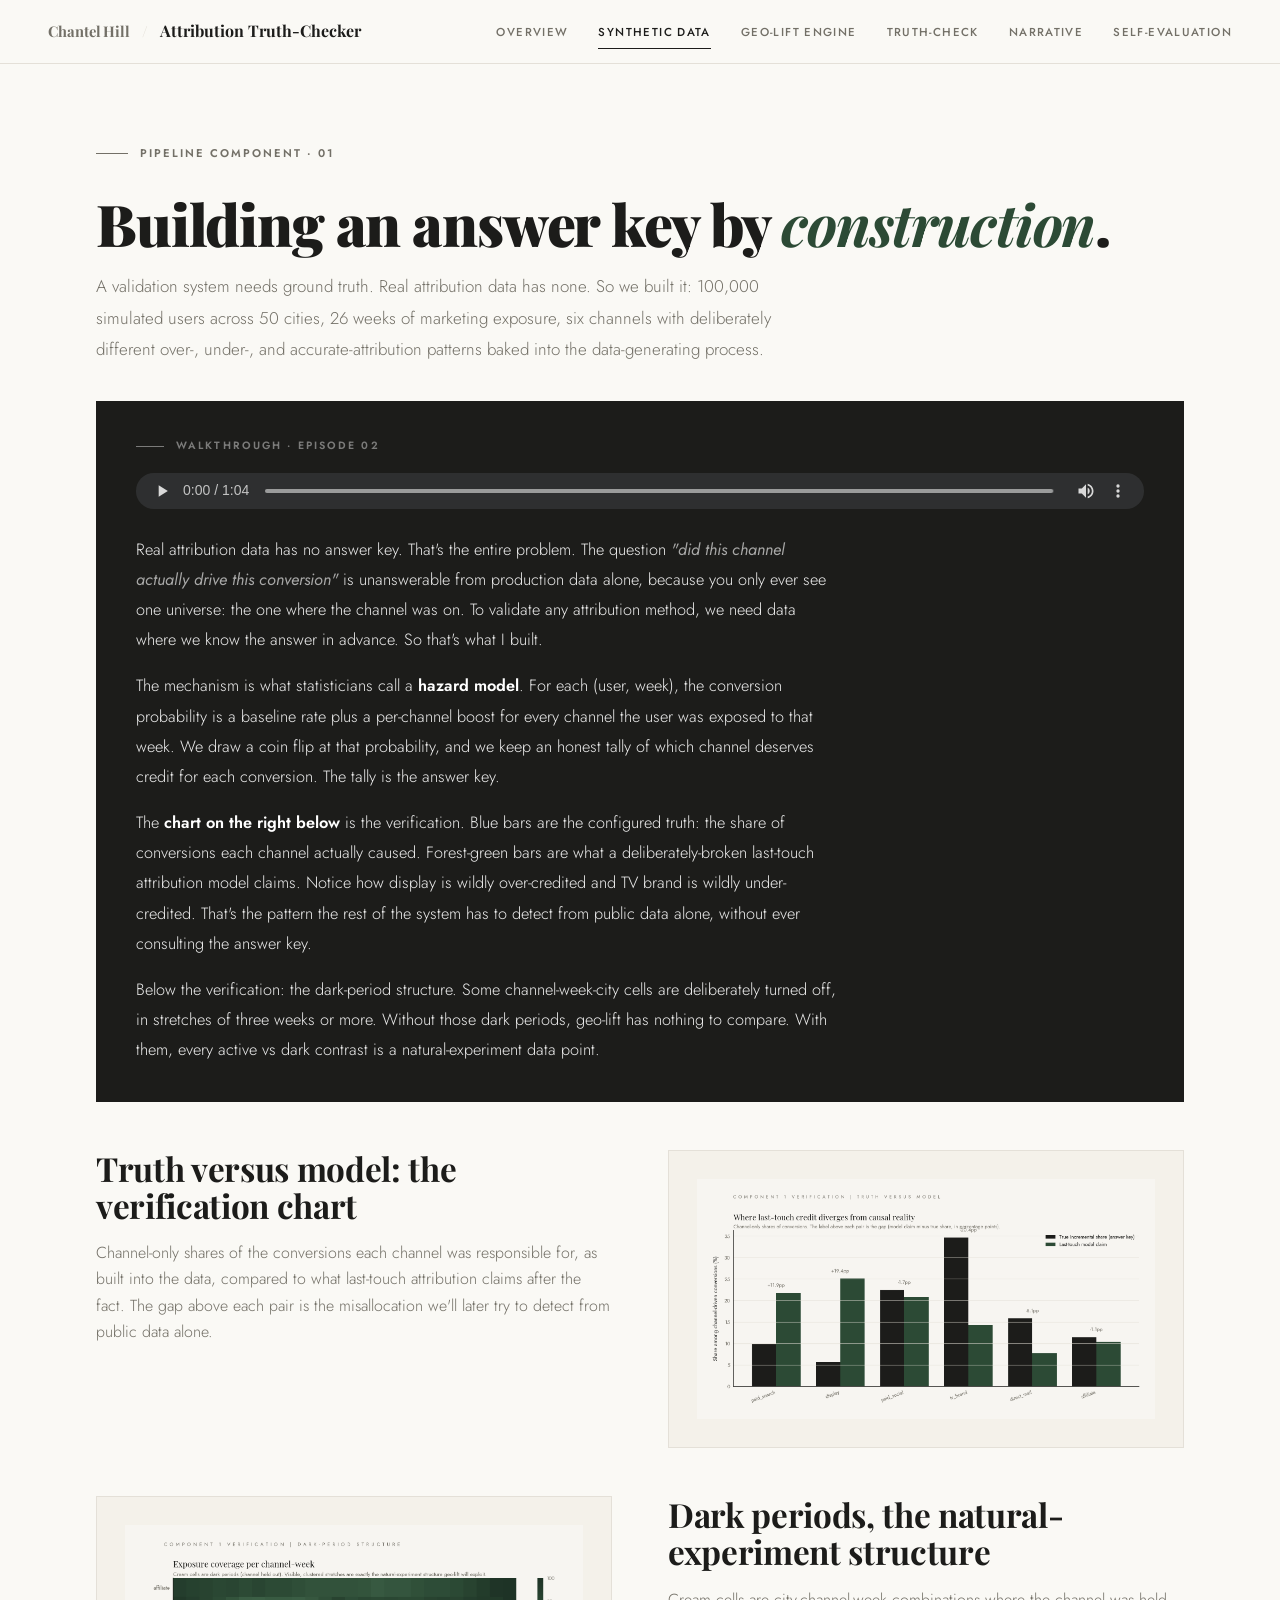
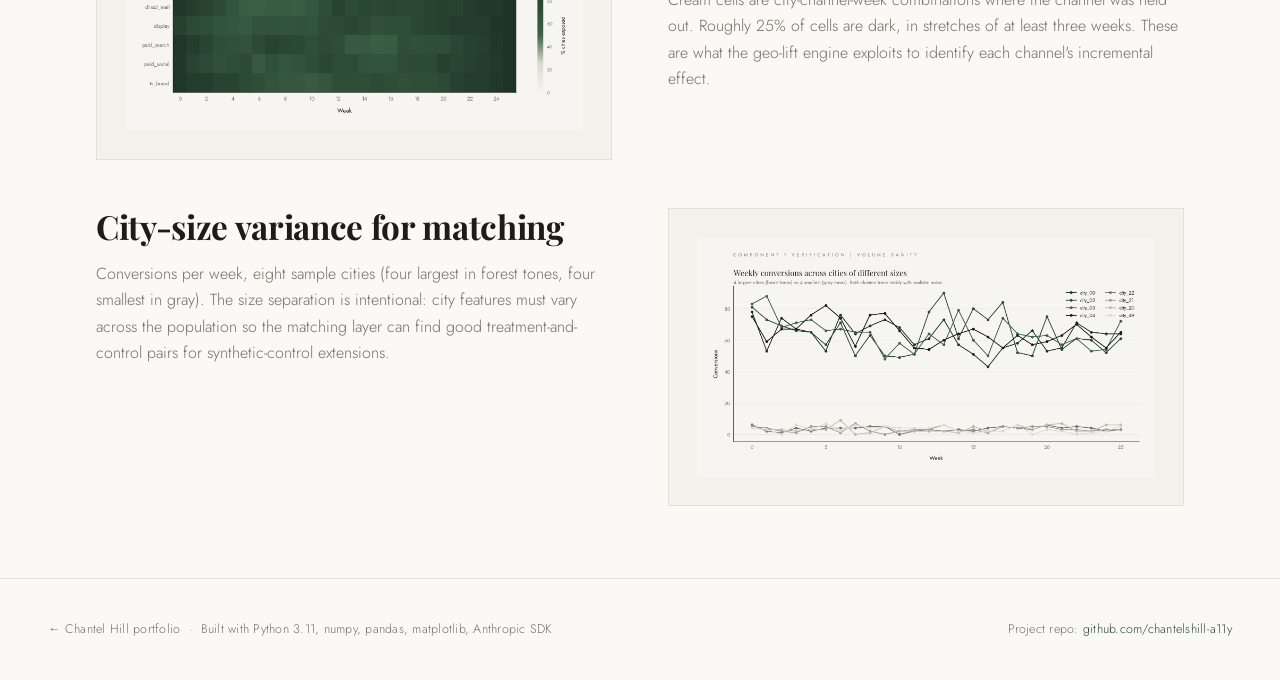
<file: site/synthetic-data.html>
<!DOCTYPE html>
<html lang="en">
<head>
<meta charset="UTF-8">
<meta name="viewport" content="width=device-width, initial-scale=1.0">
<title>Synthetic Data &mdash; Attribution Truth-Checker</title>
<link href="https://fonts.googleapis.com/css2?family=Playfair+Display:ital,wght@0,400;0,700;0,900;1,400;1,700;1,900&family=Jost:wght@300;400;500;600&family=JetBrains+Mono:wght@400;500&display=swap" rel="stylesheet">
<link href="css/styles.css" rel="stylesheet">
</head>
<body>

<nav class="top">
  <div class="nav-brand">
    <a class="nav-portfolio-link" href="https://chantelhill.com">Chantel Hill</a>
    <span class="nav-separator">/</span>
    <a class="nav-logo" href="index.html">Attribution Truth-Checker</a>
  </div>
  <ul class="nav-links">
    <li><a href="index.html">Overview</a></li>
    <li><a href="synthetic-data.html" class="active">Synthetic Data</a></li>
    <li><a href="geo-lift.html">Geo-Lift Engine</a></li>
    <li><a href="truth-check.html">Truth-Check</a></li>
    <li><a href="narrative.html">Narrative</a></li>
    <li><a href="self-evaluation.html">Self-Evaluation</a></li>
  </ul>
</nav>

<main>
  <section>
    <div class="container">
      <div class="eyebrow">Pipeline component &middot; 01</div>
      <h1>Building an answer key by <em>construction</em>.</h1>
      <p style="max-width: 720px; font-size: 1.06rem; line-height: 1.85; color: var(--mid); margin-top: 16px;">
        A validation system needs ground truth. Real attribution data has none. So we built it: 100,000
        simulated users across 50 cities, 26 weeks of marketing exposure, six channels with deliberately
        different over-, under-, and accurate-attribution patterns baked into the data-generating process.
      </p>

      <div class="walkthrough">
        <div class="walkthrough-eyebrow">Walkthrough &middot; Episode 02</div>
        <audio class="walkthrough-audio" controls preload="metadata" src="audio/walkthrough-synthetic-data.mp3">Your browser does not support audio playback.</audio>
        <p>
          Real attribution data has no answer key. That's the entire problem. The question
          <em>"did this channel actually drive this conversion"</em> is unanswerable from production
          data alone, because you only ever see one universe: the one where the channel was on.
          To validate any attribution method, we need data where we know the answer in advance.
          So that's what I built.
        </p>
        <p>
          The mechanism is what statisticians call a <strong>hazard model</strong>. For each
          (user, week), the conversion probability is a baseline rate plus a per-channel boost
          for every channel the user was exposed to that week. We draw a coin flip at that
          probability, and we keep an honest tally of which channel deserves credit for each
          conversion. The tally is the answer key.
        </p>
        <p>
          The <strong>chart on the right below</strong> is the verification. Blue bars are the
          configured truth: the share of conversions each channel actually caused. Forest-green
          bars are what a deliberately-broken last-touch attribution model claims. Notice how
          display is wildly over-credited and TV brand is wildly under-credited. That's the
          pattern the rest of the system has to detect from public data alone, without ever
          consulting the answer key.
        </p>
        <p>
          Below the verification: the dark-period structure. Some channel-week-city cells are
          deliberately turned off, in stretches of three weeks or more. Without those dark
          periods, geo-lift has nothing to compare. With them, every active vs dark contrast
          is a natural-experiment data point.
        </p>
      </div>

      <div class="two-col" style="margin-top: 48px;">
        <div>
          <h2>Truth versus model: the verification chart</h2>
          <p class="muted">
            Channel-only shares of the conversions each channel was responsible for, as built into the
            data, compared to what last-touch attribution claims after the fact. The gap above each pair
            is the misallocation we'll later try to detect from public data alone.
          </p>
        </div>
        <figure class="chart" style="margin: 0;">
          <img src="charts/truth_vs_model.png" alt="Bar chart comparing true incremental share (answer key) to last-touch model claim per channel.">
        </figure>
      </div>

      <div class="two-col" style="margin-top: 48px;">
        <figure class="chart" style="margin: 0;">
          <img src="charts/exposure_heatmap.png" alt="Heatmap of channel exposure coverage per week. Cream cells are dark periods.">
        </figure>
        <div>
          <h2>Dark periods, the natural-experiment structure</h2>
          <p class="muted">
            Cream cells are city-channel-week combinations where the channel was held out. Roughly 25%
            of cells are dark, in stretches of at least three weeks. These are what the geo-lift engine
            exploits to identify each channel's incremental effect.
          </p>
        </div>
      </div>

      <div class="two-col" style="margin-top: 48px;">
        <div>
          <h2>City-size variance for matching</h2>
          <p class="muted">
            Conversions per week, eight sample cities (four largest in forest tones, four smallest in
            gray). The size separation is intentional: city features must vary across the population
            so the matching layer can find good treatment-and-control pairs for synthetic-control
            extensions.
          </p>
        </div>
        <figure class="chart" style="margin: 0;">
          <img src="charts/weekly_conversions.png" alt="Line chart of weekly conversions across eight cities.">
        </figure>
      </div>

    </div>
  </section>
</main>

<footer>
  <div>
    <a href="https://chantelhill.com" style="border-bottom: none; color: var(--mid);">&larr; Chantel Hill portfolio</a>
    &nbsp;&middot;&nbsp; Built with Python 3.11, numpy, pandas, matplotlib, Anthropic SDK
  </div>
  <div>Project repo: <a href="https://github.com/chantelshill-a11y/attribution-truth-checker">github.com/chantelshill-a11y</a></div>
</footer>

</body>
</html>
</file>
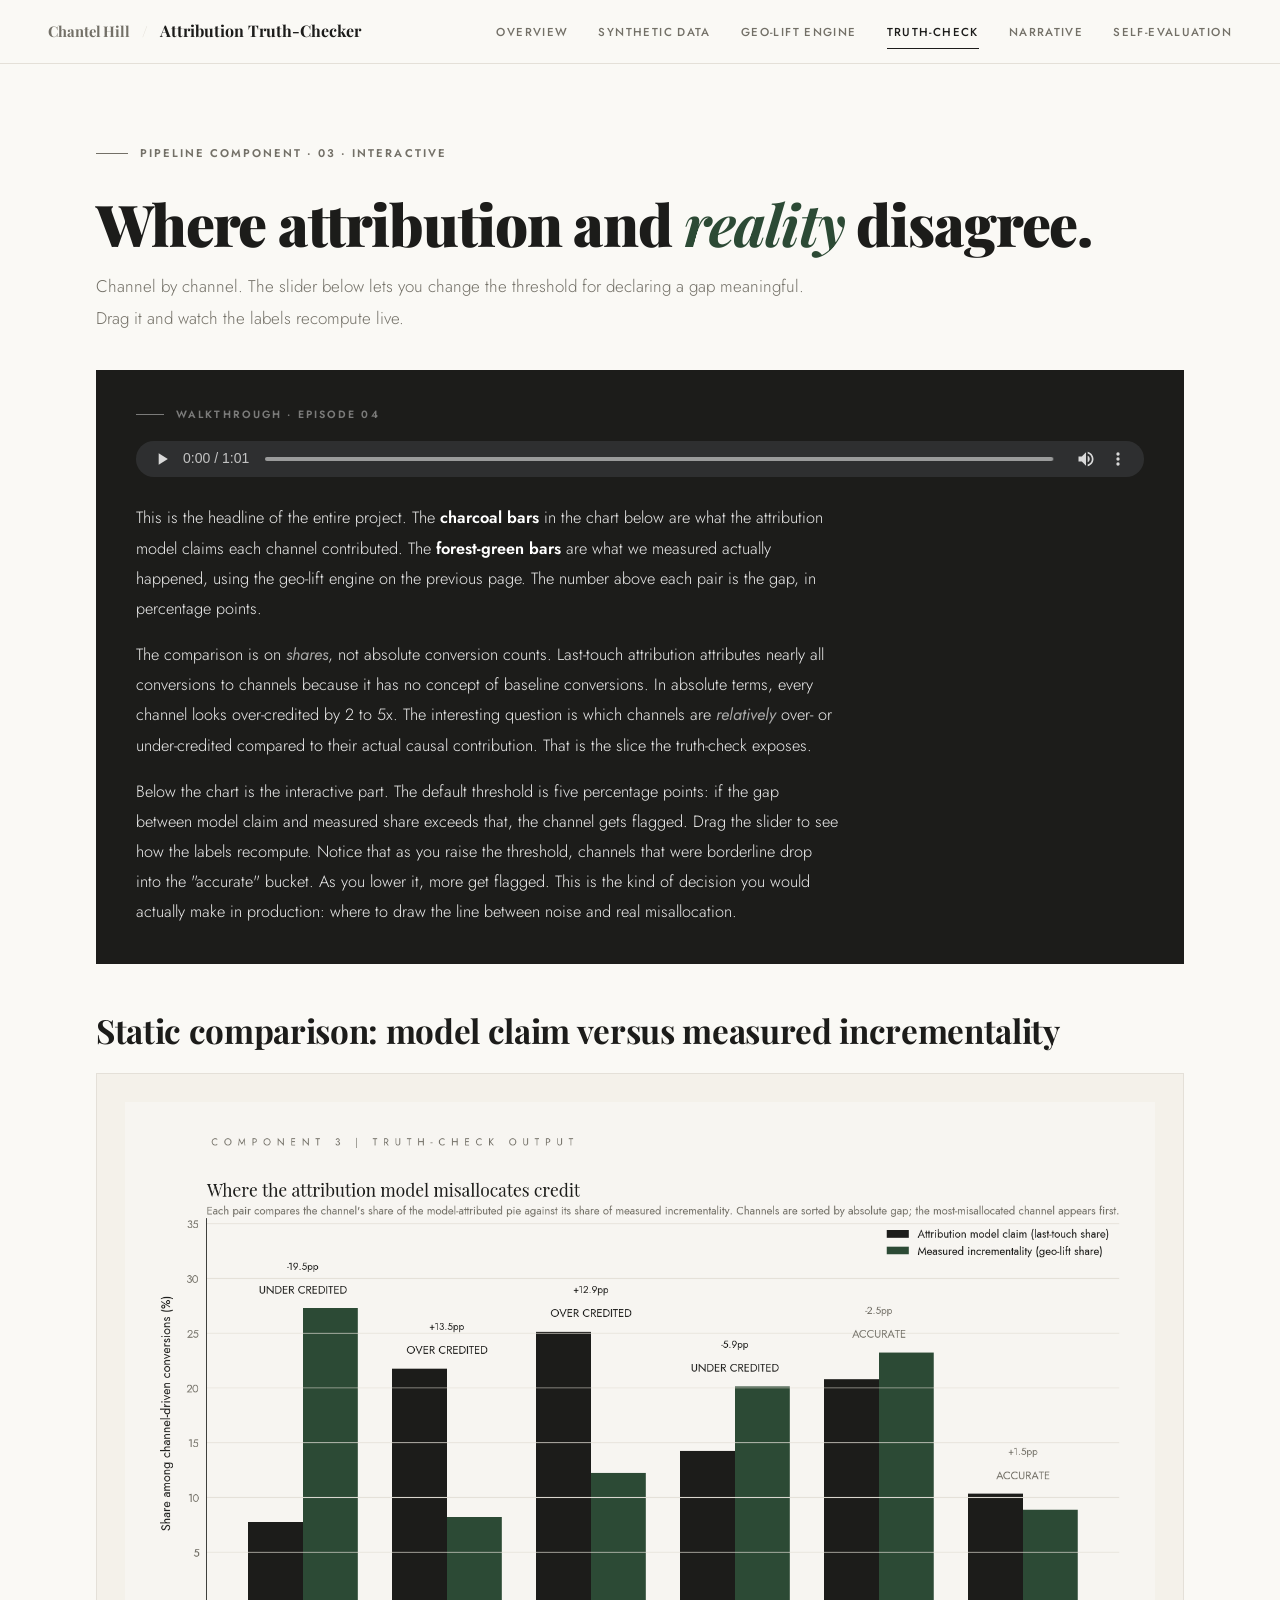
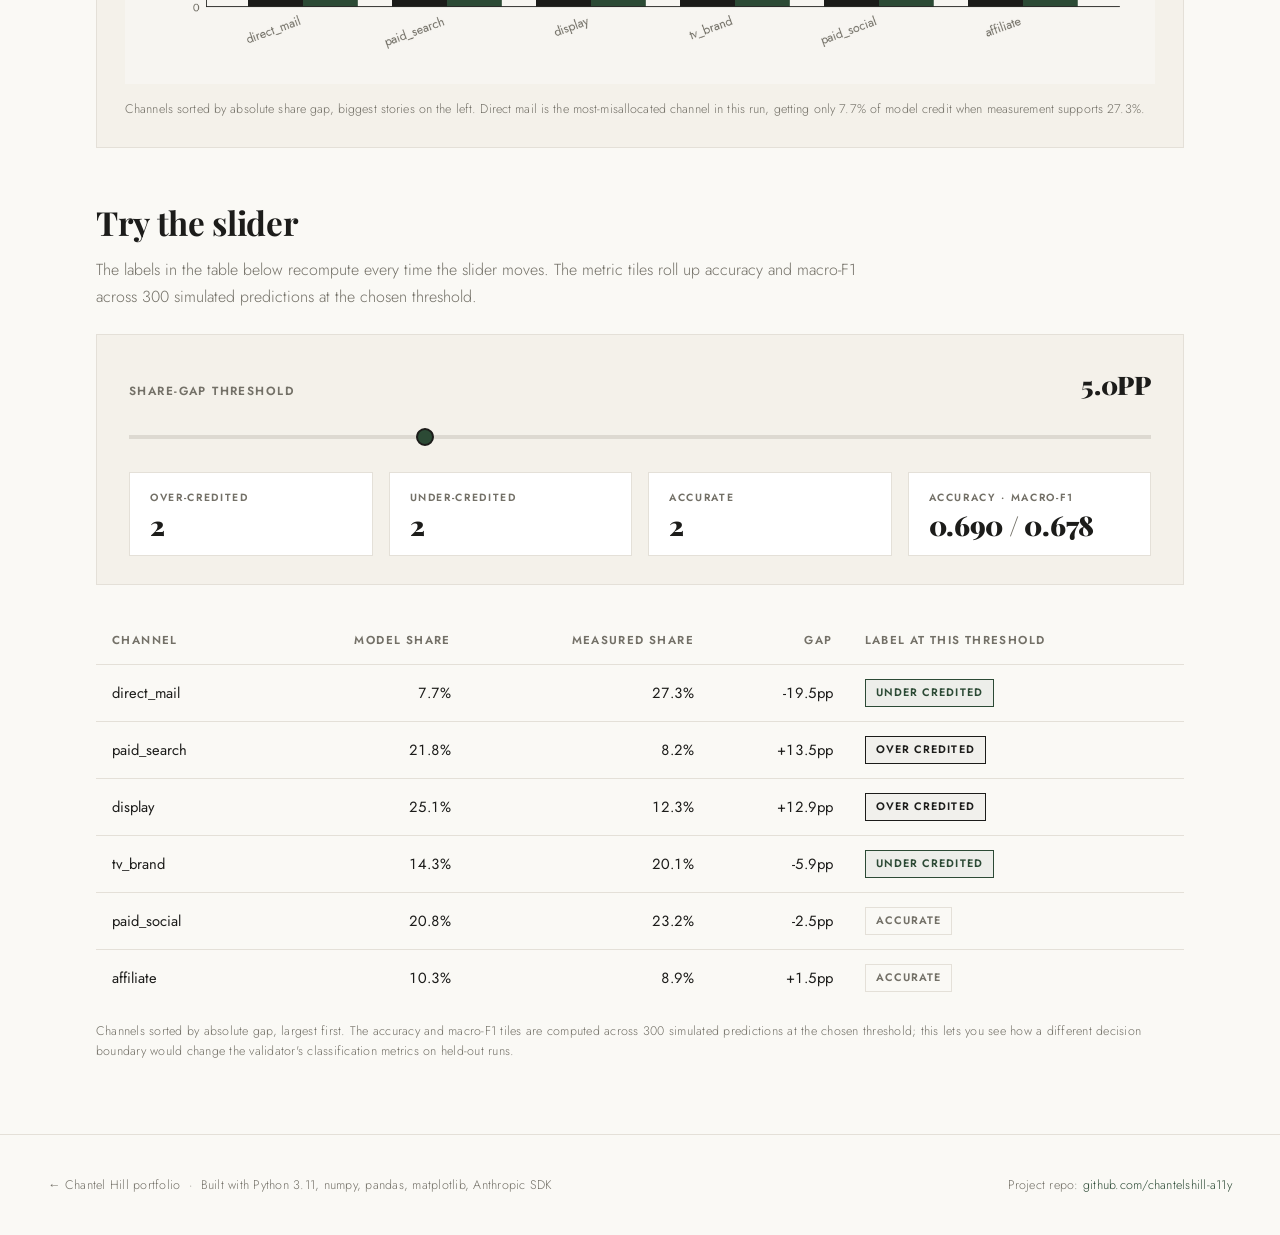
<file: site/truth-check.html>
<!DOCTYPE html>
<html lang="en">
<head>
<meta charset="UTF-8">
<meta name="viewport" content="width=device-width, initial-scale=1.0">
<title>Truth-Check &mdash; Attribution Truth-Checker</title>
<link href="https://fonts.googleapis.com/css2?family=Playfair+Display:ital,wght@0,400;0,700;0,900;1,400;1,700;1,900&family=Jost:wght@300;400;500;600&family=JetBrains+Mono:wght@400;500&display=swap" rel="stylesheet">
<link href="css/styles.css" rel="stylesheet">
</head>
<body>

<nav class="top">
  <div class="nav-brand">
    <a class="nav-portfolio-link" href="https://chantelhill.com">Chantel Hill</a>
    <span class="nav-separator">/</span>
    <a class="nav-logo" href="index.html">Attribution Truth-Checker</a>
  </div>
  <ul class="nav-links">
    <li><a href="index.html">Overview</a></li>
    <li><a href="synthetic-data.html">Synthetic Data</a></li>
    <li><a href="geo-lift.html">Geo-Lift Engine</a></li>
    <li><a href="truth-check.html" class="active">Truth-Check</a></li>
    <li><a href="narrative.html">Narrative</a></li>
    <li><a href="self-evaluation.html">Self-Evaluation</a></li>
  </ul>
</nav>

<main>
  <section>
    <div class="container">
      <div class="eyebrow">Pipeline component &middot; 03 &middot; Interactive</div>
      <h1>Where attribution and <em>reality</em> disagree.</h1>
      <p style="max-width: 720px; font-size: 1.06rem; line-height: 1.85; color: var(--mid); margin-top: 16px;">
        Channel by channel. The slider below lets you change the threshold for declaring a gap meaningful.
        Drag it and watch the labels recompute live.
      </p>

      <div class="walkthrough">
        <div class="walkthrough-eyebrow">Walkthrough &middot; Episode 04</div>
        <audio class="walkthrough-audio" controls preload="metadata" src="audio/walkthrough-truth-check.mp3">Your browser does not support audio playback.</audio>
        <p>
          This is the headline of the entire project. The <strong>charcoal bars</strong> in the chart
          below are what the attribution model claims each channel contributed. The <strong>forest-green
          bars</strong> are what we measured actually happened, using the geo-lift engine on the
          previous page. The number above each pair is the gap, in percentage points.
        </p>
        <p>
          The comparison is on <em>shares</em>, not absolute conversion counts. Last-touch attribution
          attributes nearly all conversions to channels because it has no concept of baseline
          conversions. In absolute terms, every channel looks over-credited by 2 to 5x. The
          interesting question is which channels are <em>relatively</em> over- or under-credited
          compared to their actual causal contribution. That is the slice the truth-check exposes.
        </p>
        <p>
          Below the chart is the interactive part. The default threshold is five percentage points:
          if the gap between model claim and measured share exceeds that, the channel gets flagged.
          Drag the slider to see how the labels recompute. Notice that as you raise the threshold,
          channels that were borderline drop into the "accurate" bucket. As you lower it, more get
          flagged. This is the kind of decision you would actually make in production: where to draw
          the line between noise and real misallocation.
        </p>
      </div>

      <h2 style="margin-top: 48px;">Static comparison: model claim versus measured incrementality</h2>
      <figure class="chart">
        <img src="charts/comparison.png" alt="Bar chart showing model attributed share vs measured incremental share per channel, with gap labels.">
        <figcaption>
          Channels sorted by absolute share gap, biggest stories on the left. Direct mail is the
          most-misallocated channel in this run, getting only 7.7% of model credit when measurement
          supports 27.3%.
        </figcaption>
      </figure>

      <h2 style="margin-top: 56px;">Try the slider</h2>
      <p class="muted" style="max-width: 760px;">
        The labels in the table below recompute every time the slider moves. The metric tiles roll up
        accuracy and macro-F1 across 300 simulated predictions at the chosen threshold.
      </p>

      <div class="slider-block">
        <label for="threshold-slider">
          <span>Share-gap threshold</span>
          <span id="threshold-value" class="slider-value">5.0pp</span>
        </label>
        <input id="threshold-slider" type="range" min="1.0" max="15.0" step="0.5" value="5.0">
        <div class="metrics-row">
          <div class="metric">
            <div class="metric-label">Over-credited</div>
            <div class="metric-value" id="count-over">&mdash;</div>
          </div>
          <div class="metric">
            <div class="metric-label">Under-credited</div>
            <div class="metric-value" id="count-under">&mdash;</div>
          </div>
          <div class="metric">
            <div class="metric-label">Accurate</div>
            <div class="metric-value" id="count-accurate">&mdash;</div>
          </div>
          <div class="metric">
            <div class="metric-label">Accuracy &middot; Macro-F1</div>
            <div class="metric-value">
              <span id="metric-accuracy">&mdash;</span>
              <span style="color: var(--mid); font-weight: 400;">/</span>
              <span id="metric-macro-f1">&mdash;</span>
            </div>
          </div>
        </div>
      </div>

      <table class="data" style="margin-top: 32px;">
        <thead>
          <tr>
            <th>Channel</th>
            <th class="num">Model share</th>
            <th class="num">Measured share</th>
            <th class="num">Gap</th>
            <th>Label at this threshold</th>
          </tr>
        </thead>
        <tbody id="channels-tbody">
          <tr><td colspan="5" class="muted">Loading comparison data&hellip;</td></tr>
        </tbody>
      </table>

      <p class="caption" style="margin-top: 16px;">
        Channels sorted by absolute gap, largest first. The accuracy and macro-F1 tiles are computed
        across 300 simulated predictions at the chosen threshold; this lets you see how a different
        decision boundary would change the validator's classification metrics on held-out runs.
      </p>

    </div>
  </section>
</main>

<footer>
  <div>
    <a href="https://chantelhill.com" style="border-bottom: none; color: var(--mid);">&larr; Chantel Hill portfolio</a>
    &nbsp;&middot;&nbsp; Built with Python 3.11, numpy, pandas, matplotlib, Anthropic SDK
  </div>
  <div>Project repo: <a href="https://github.com/chantelshill-a11y/attribution-truth-checker">github.com/chantelshill-a11y</a></div>
</footer>

<script src="js/slider.js"></script>
</body>
</html>
</file>
<file: site/css/styles.css>
/* =====================================================================
   Attribution Truth-Checker — site styles
   Brand: Chantel Hill (forest / cream / charcoal, Playfair + Jost)
   Background: #FAF9F5 (Claude-flavored warm white, between #FFFFFF and the
                          editorial cream of the portfolio)
   ===================================================================== */

:root {
  --bg:          #FAF9F5;  /* Claude warm white */
  --paper:       #F4F1EA;  /* warmer surface for cards */
  --forest:      #2C4A35;
  --forest-dark: #1E3326;
  --forest-light:#3D6147;
  --charcoal:    #1C1C1A;
  --mid:         #737067;
  --light:       #DDD9D1;
  --rule:        #E4E0D8;
  --white:       #FFFFFF;
  --nav-height:  64px;
}

*, *::before, *::after { box-sizing: border-box; margin: 0; padding: 0; }
html { scroll-behavior: smooth; }
body {
  font-family: 'Jost', -apple-system, BlinkMacSystemFont, 'Segoe UI', Roboto, sans-serif;
  font-weight: 300;
  background: var(--bg);
  color: var(--charcoal);
  line-height: 1.65;
  min-height: 100vh;
  display: flex;
  flex-direction: column;
}

/* ---------------------------------------------------------------------
   Typography
   --------------------------------------------------------------------- */

h1, h2, h3, h4 {
  font-family: 'Playfair Display', Georgia, serif;
  font-weight: 700;
  color: var(--charcoal);
  line-height: 1.12;
  letter-spacing: -0.01em;
}
h1 { font-size: clamp(2.4rem, 4.5vw, 4.4rem); font-weight: 900; letter-spacing: -0.02em; }
h2 { font-size: clamp(1.7rem, 2.6vw, 2.4rem); margin-bottom: 16px; }
h3 { font-size: 1.3rem; margin-bottom: 12px; font-weight: 700; }
h4 { font-size: 1rem; font-weight: 600; }

em {
  font-style: italic;
  color: var(--forest);
  font-weight: 700;
}

p { color: var(--charcoal); }
p + p { margin-top: 14px; }

a {
  color: var(--forest);
  text-decoration: none;
  border-bottom: 1px solid transparent;
  transition: border-color 0.2s, color 0.2s;
}
a:hover { border-bottom-color: var(--forest); }

.eyebrow {
  display: inline-flex;
  align-items: center;
  gap: 12px;
  font-family: 'Jost', sans-serif;
  font-size: 0.7rem;
  font-weight: 600;
  letter-spacing: 0.18em;
  text-transform: uppercase;
  color: var(--mid);
  margin-bottom: 28px;
}
.eyebrow::before {
  content: '';
  display: block;
  width: 32px;
  height: 1px;
  background: var(--mid);
}

.muted { color: var(--mid); }
.caption {
  font-size: 0.78rem;
  color: var(--mid);
  letter-spacing: 0.02em;
  line-height: 1.6;
}
.mono { font-family: 'JetBrains Mono', Menlo, Consolas, monospace; font-size: 0.85rem; }

/* ---------------------------------------------------------------------
   Top navigation (sticky, blur backdrop)
   --------------------------------------------------------------------- */

nav.top {
  position: sticky;
  top: 0;
  z-index: 100;
  height: var(--nav-height);
  display: flex;
  align-items: center;
  justify-content: space-between;
  padding: 0 48px;
  background: rgba(250, 249, 245, 0.88);
  backdrop-filter: blur(12px);
  -webkit-backdrop-filter: blur(12px);
  border-bottom: 1px solid var(--rule);
}
.nav-brand {
  display: flex;
  align-items: baseline;
  gap: 12px;
  font-family: 'Playfair Display', serif;
}
.nav-portfolio-link {
  font-size: 0.92rem;
  font-weight: 700;
  color: var(--mid);
  border-bottom: none;
  transition: color 0.2s;
  letter-spacing: -0.005em;
}
.nav-portfolio-link:hover { color: var(--charcoal); border-bottom: none; }
.nav-separator {
  color: var(--rule);
  font-weight: 400;
  font-size: 0.95rem;
  user-select: none;
}
.nav-logo {
  font-family: 'Playfair Display', serif;
  font-weight: 700;
  font-size: 1rem;
  color: var(--charcoal);
  border-bottom: none;
}
.nav-logo:hover { border-bottom: none; }
.nav-links {
  display: flex;
  align-items: center;
  gap: 30px;
  list-style: none;
}
.nav-links a {
  font-family: 'Jost', sans-serif;
  font-size: 0.72rem;
  font-weight: 500;
  letter-spacing: 0.12em;
  text-transform: uppercase;
  color: var(--mid);
  border-bottom: none;
  padding: 8px 0;
}
.nav-links a:hover { color: var(--charcoal); }
.nav-links a.active { color: var(--charcoal); border-bottom: 1px solid var(--charcoal); }

/* ---------------------------------------------------------------------
   Page chrome
   --------------------------------------------------------------------- */

main {
  flex: 1;
  display: flex;
  flex-direction: column;
}

.container {
  width: 100%;
  max-width: 1340px;
  margin: 0 auto;
  padding: 0 48px;
}

section {
  padding: 72px 48px;
}

footer {
  border-top: 1px solid var(--rule);
  padding: 40px 48px;
  display: flex;
  justify-content: space-between;
  align-items: center;
  font-size: 0.78rem;
  color: var(--mid);
  letter-spacing: 0.02em;
}

/* ---------------------------------------------------------------------
   Hero
   --------------------------------------------------------------------- */

.hero {
  min-height: calc(100vh - var(--nav-height));
  display: grid;
  grid-template-columns: 1fr 1.15fr;
  gap: 64px;
  align-items: center;
  padding: 72px 48px;
  max-width: 1480px;
  margin: 0 auto;
}
.hero-content { max-width: 540px; }
.hero-title { margin-bottom: 24px; }
.hero-subtitle {
  font-size: 1.02rem;
  color: var(--mid);
  line-height: 1.85;
  margin-bottom: 36px;
  font-weight: 300;
  max-width: 520px;
}
.hero-actions { display: flex; gap: 12px; align-items: center; flex-wrap: wrap; }

.hero-chart {
  background: var(--paper);
  padding: 28px;
  border: 1px solid var(--rule);
}
.hero-chart img { display: block; width: 100%; height: auto; }
.hero-chart figcaption {
  font-size: 0.78rem;
  color: var(--mid);
  margin-top: 14px;
  letter-spacing: 0.02em;
  line-height: 1.55;
}

/* ---------------------------------------------------------------------
   Buttons
   --------------------------------------------------------------------- */

.btn {
  display: inline-block;
  padding: 13px 28px;
  font-family: 'Jost', sans-serif;
  font-size: 0.74rem;
  font-weight: 600;
  letter-spacing: 0.1em;
  text-transform: uppercase;
  text-decoration: none;
  border: 1px solid transparent;
  cursor: pointer;
  transition: background 0.2s, border-color 0.2s, color 0.2s;
}
.btn-primary { background: var(--charcoal); color: var(--white); }
.btn-primary:hover { background: var(--forest); border-bottom: 1px solid var(--forest); }
.btn-secondary {
  background: transparent;
  color: var(--charcoal);
  border: 1px solid var(--light);
}
.btn-secondary:hover { border-color: var(--charcoal); }

/* ---------------------------------------------------------------------
   Stats strip (key findings)
   --------------------------------------------------------------------- */

.stats {
  background: var(--charcoal);
  color: var(--white);
  padding: 56px 48px;
}
.stats .container {
  display: grid;
  grid-template-columns: repeat(4, 1fr);
  gap: 48px;
  align-items: start;
}
.stat-eyebrow {
  font-size: 0.65rem;
  font-weight: 600;
  letter-spacing: 0.2em;
  text-transform: uppercase;
  color: rgba(255,255,255,0.45);
  margin-bottom: 14px;
}
.stat-value {
  font-family: 'Playfair Display', serif;
  font-size: clamp(1.9rem, 3vw, 2.6rem);
  font-weight: 900;
  letter-spacing: -0.02em;
  color: var(--white);
  margin-bottom: 8px;
  line-height: 1.05;
}
.stat-value em {
  color: rgba(255,255,255,0.55);
  font-style: italic;
  font-weight: 700;
}
.stat-label {
  font-size: 0.83rem;
  color: rgba(255,255,255,0.65);
  line-height: 1.55;
  font-weight: 300;
}

/* ---------------------------------------------------------------------
   Section: feature cards (links to other pages)
   --------------------------------------------------------------------- */

.cards {
  display: grid;
  grid-template-columns: repeat(3, 1fr);
  gap: 24px;
  margin-top: 32px;
}
.card {
  background: var(--paper);
  padding: 28px 28px 24px;
  border: 1px solid var(--rule);
  display: flex;
  flex-direction: column;
  gap: 12px;
  transition: border-color 0.2s, transform 0.2s;
  text-decoration: none;
  color: var(--charcoal);
}
.card:hover { border-color: var(--charcoal); transform: translateY(-2px); border-bottom: 1px solid var(--charcoal); }
.card .num {
  font-family: 'Playfair Display', serif;
  font-size: 2.4rem;
  font-weight: 900;
  color: var(--light);
  line-height: 1;
  letter-spacing: -0.02em;
}
.card h3 { margin-bottom: 4px; }
.card p { font-size: 0.92rem; color: var(--mid); line-height: 1.55; }
.card-link {
  font-size: 0.72rem;
  font-weight: 600;
  letter-spacing: 0.12em;
  text-transform: uppercase;
  color: var(--forest);
  margin-top: auto;
  padding-top: 8px;
  border-bottom: none;
}
.card-link::after { content: ' →'; }

/* ---------------------------------------------------------------------
   Tables
   --------------------------------------------------------------------- */

table.data {
  width: 100%;
  border-collapse: collapse;
  font-family: 'Jost', sans-serif;
  font-size: 0.92rem;
}
table.data th, table.data td {
  text-align: left;
  padding: 14px 16px;
  border-bottom: 1px solid var(--rule);
}
table.data th {
  font-size: 0.72rem;
  font-weight: 600;
  letter-spacing: 0.12em;
  text-transform: uppercase;
  color: var(--mid);
}
table.data td { color: var(--charcoal); font-weight: 400; }
table.data tr:last-child td { border-bottom: none; }
table.data .num { text-align: right; font-variant-numeric: tabular-nums; }

.label {
  display: inline-block;
  padding: 4px 10px;
  font-size: 0.68rem;
  font-weight: 600;
  letter-spacing: 0.1em;
  text-transform: uppercase;
  border: 1px solid;
}
.label-over    { color: var(--charcoal); border-color: var(--charcoal); background: rgba(28,28,26,0.04); }
.label-under   { color: var(--forest);   border-color: var(--forest);   background: rgba(44,74,53,0.06); }
.label-accurate{ color: var(--mid);      border-color: var(--rule);     background: transparent; }

/* ---------------------------------------------------------------------
   Chart figure
   --------------------------------------------------------------------- */

figure.chart {
  background: var(--paper);
  border: 1px solid var(--rule);
  padding: 28px;
  margin: 24px 0;
}
figure.chart img { display: block; width: 100%; height: auto; }
figure.chart figcaption {
  font-size: 0.78rem;
  color: var(--mid);
  margin-top: 16px;
  line-height: 1.55;
  letter-spacing: 0.01em;
}

/* ---------------------------------------------------------------------
   Two-column section (text + visual)
   --------------------------------------------------------------------- */

.two-col {
  display: grid;
  grid-template-columns: 1fr 1fr;
  gap: 56px;
  align-items: start;
}
.two-col-wide-left  { grid-template-columns: 1.4fr 1fr; }
.two-col-wide-right { grid-template-columns: 1fr 1.4fr; }

/* ---------------------------------------------------------------------
   Walkthrough block (podcast-style narration panel)
   Charcoal background mirrors the split-layout pattern in the portfolio.
   --------------------------------------------------------------------- */

.walkthrough {
  background: var(--charcoal);
  color: rgba(255, 255, 255, 0.92);
  padding: 36px 40px;
  margin: 36px 0;
  position: relative;
}
.walkthrough .walkthrough-eyebrow {
  font-family: 'Jost', sans-serif;
  font-size: 0.66rem;
  font-weight: 600;
  letter-spacing: 0.2em;
  text-transform: uppercase;
  color: rgba(255, 255, 255, 0.42);
  margin-bottom: 18px;
  display: flex;
  align-items: center;
  gap: 12px;
}
.walkthrough .walkthrough-eyebrow::before {
  content: '';
  display: block;
  width: 28px;
  height: 1px;
  background: rgba(255, 255, 255, 0.42);
}
.walkthrough p {
  color: rgba(255, 255, 255, 0.92);
  font-size: 1.02rem;
  line-height: 1.85;
  font-weight: 300;
  max-width: 78ch;
}
.walkthrough p + p { margin-top: 16px; }
.walkthrough em {
  color: rgba(255, 255, 255, 0.62);
  font-style: italic;
  font-weight: 400;
}
.walkthrough strong {
  color: var(--white);
  font-weight: 600;
}
.walkthrough .walkthrough-audio {
  display: block;
  width: 100%;
  margin: 4px 0 26px 0;
  height: 36px;
  border-radius: 0;
  outline: none;
  /* Subtle filter to lift the default browser controls into a dark theme.
     Browsers each style audio controls differently, so this is a best-effort
     visual blend rather than a fully consistent skin. */
  filter: invert(0.85) hue-rotate(180deg);
}
.walkthrough .walkthrough-audio:focus { outline: none; }

@media (max-width: 600px) {
  .walkthrough { padding: 28px 24px; }
}

/* ---------------------------------------------------------------------
   Slider widget (for the truth-check page)
   --------------------------------------------------------------------- */

.slider-block {
  background: var(--paper);
  border: 1px solid var(--rule);
  padding: 28px 32px;
  margin: 24px 0;
}
.slider-block label {
  display: flex;
  justify-content: space-between;
  align-items: baseline;
  margin-bottom: 16px;
  font-size: 0.74rem;
  font-weight: 600;
  letter-spacing: 0.12em;
  text-transform: uppercase;
  color: var(--mid);
}
.slider-block input[type="range"] {
  width: 100%;
  -webkit-appearance: none;
  height: 4px;
  background: var(--light);
  outline: none;
  border-radius: 0;
}
.slider-block input[type="range"]::-webkit-slider-thumb {
  -webkit-appearance: none;
  width: 18px;
  height: 18px;
  background: var(--forest);
  cursor: pointer;
  border: 2px solid var(--charcoal);
  border-radius: 50%;
}
.slider-block input[type="range"]::-moz-range-thumb {
  width: 18px;
  height: 18px;
  background: var(--forest);
  cursor: pointer;
  border: 2px solid var(--charcoal);
  border-radius: 50%;
}
.slider-value {
  font-family: 'Playfair Display', serif;
  font-size: 1.6rem;
  font-weight: 900;
  color: var(--charcoal);
  letter-spacing: -0.01em;
}

.metrics-row {
  display: grid;
  grid-template-columns: repeat(4, 1fr);
  gap: 16px;
  margin-top: 24px;
}
.metric {
  background: var(--white);
  border: 1px solid var(--rule);
  padding: 16px 20px;
}
.metric-label {
  font-size: 0.65rem;
  font-weight: 600;
  letter-spacing: 0.16em;
  text-transform: uppercase;
  color: var(--mid);
  margin-bottom: 6px;
}
.metric-value {
  font-family: 'Playfair Display', serif;
  font-size: 1.7rem;
  font-weight: 900;
  color: var(--charcoal);
  letter-spacing: -0.01em;
  line-height: 1;
}

/* ---------------------------------------------------------------------
   Responsive (collapse to single column at smaller widths)
   --------------------------------------------------------------------- */

@media (max-width: 960px) {
  nav.top { padding: 0 24px; }
  .nav-links { gap: 18px; }
  .container, section { padding: 48px 24px; }
  .hero { grid-template-columns: 1fr; gap: 36px; padding: 48px 24px; min-height: auto; }
  .hero-content { max-width: 100%; }
  .stats .container { grid-template-columns: repeat(2, 1fr); gap: 32px; }
  .cards { grid-template-columns: 1fr; }
  .two-col, .two-col-wide-left, .two-col-wide-right { grid-template-columns: 1fr; gap: 32px; }
  .metrics-row { grid-template-columns: repeat(2, 1fr); }
}

@media (max-width: 600px) {
  .nav-links a { font-size: 0.66rem; letter-spacing: 0.08em; }
  .nav-logo { font-size: 0.9rem; }
  .stats .container { grid-template-columns: 1fr; }
}
</file>
